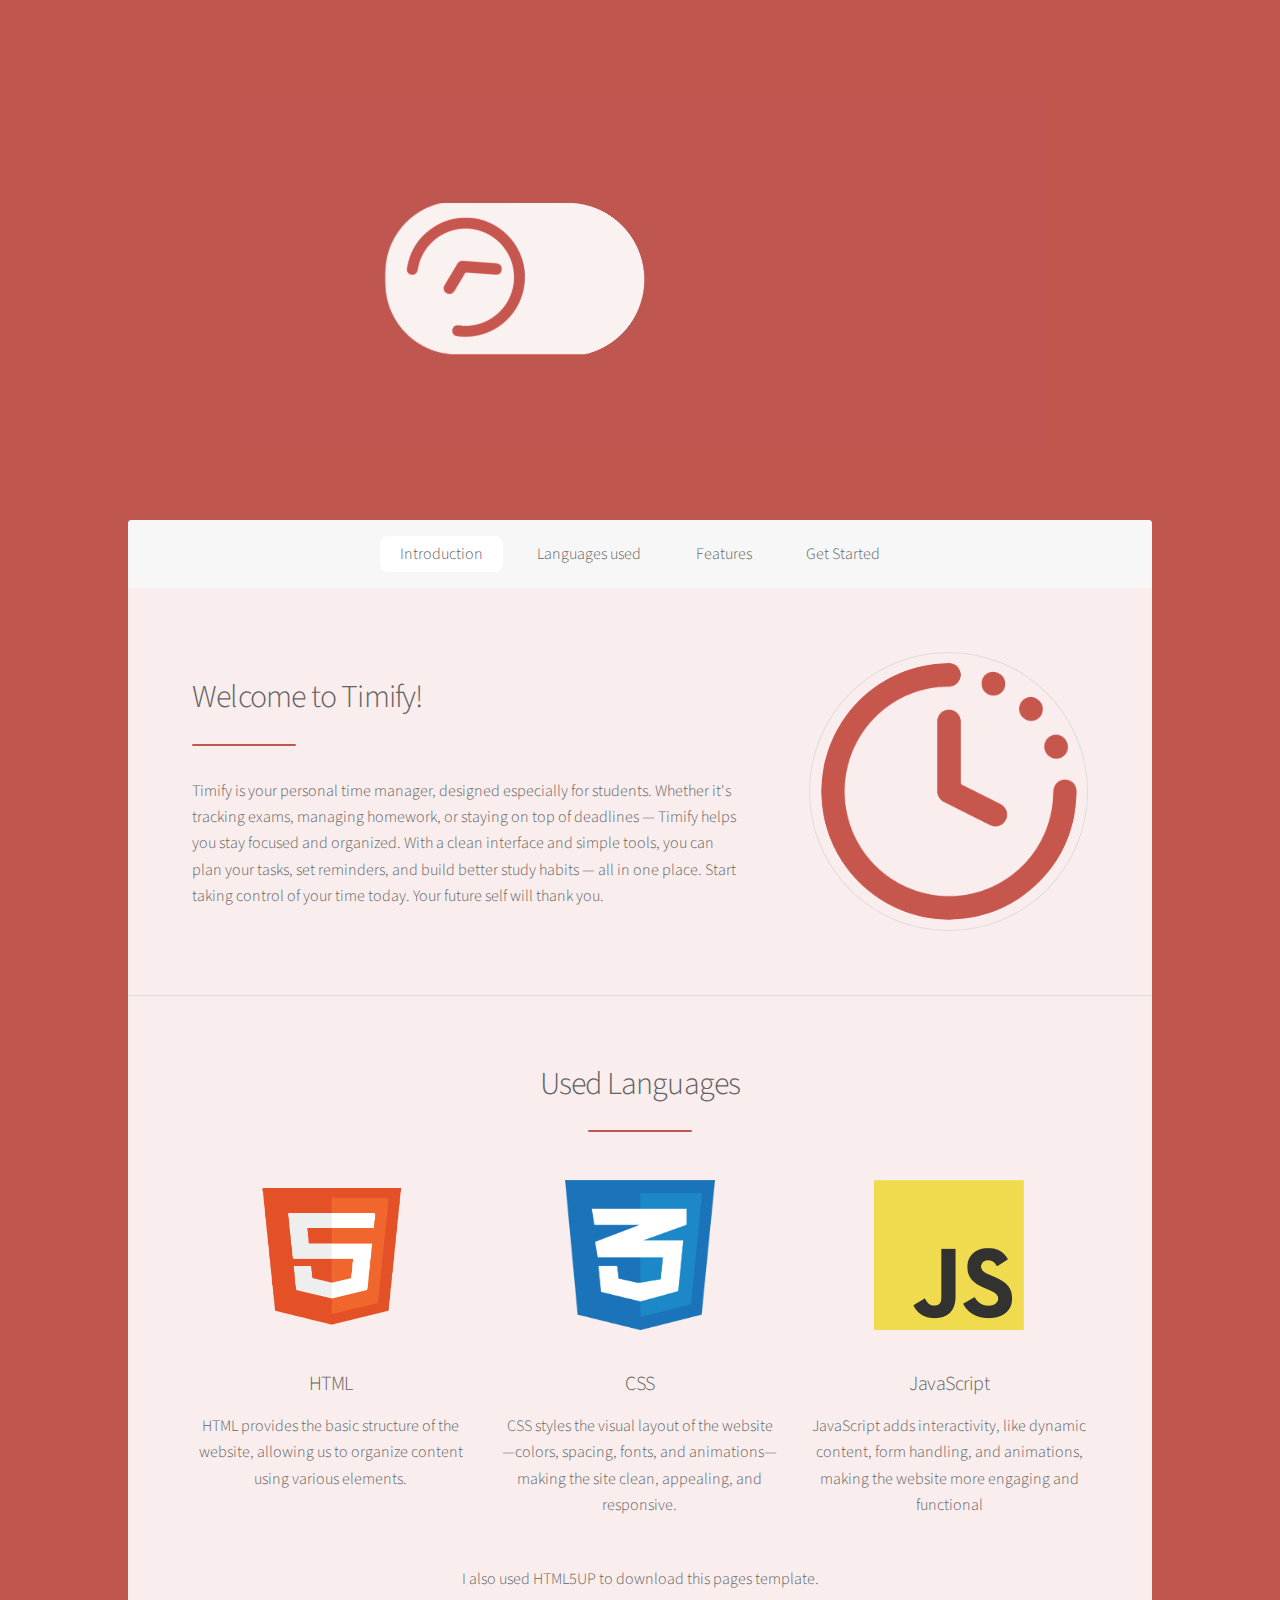
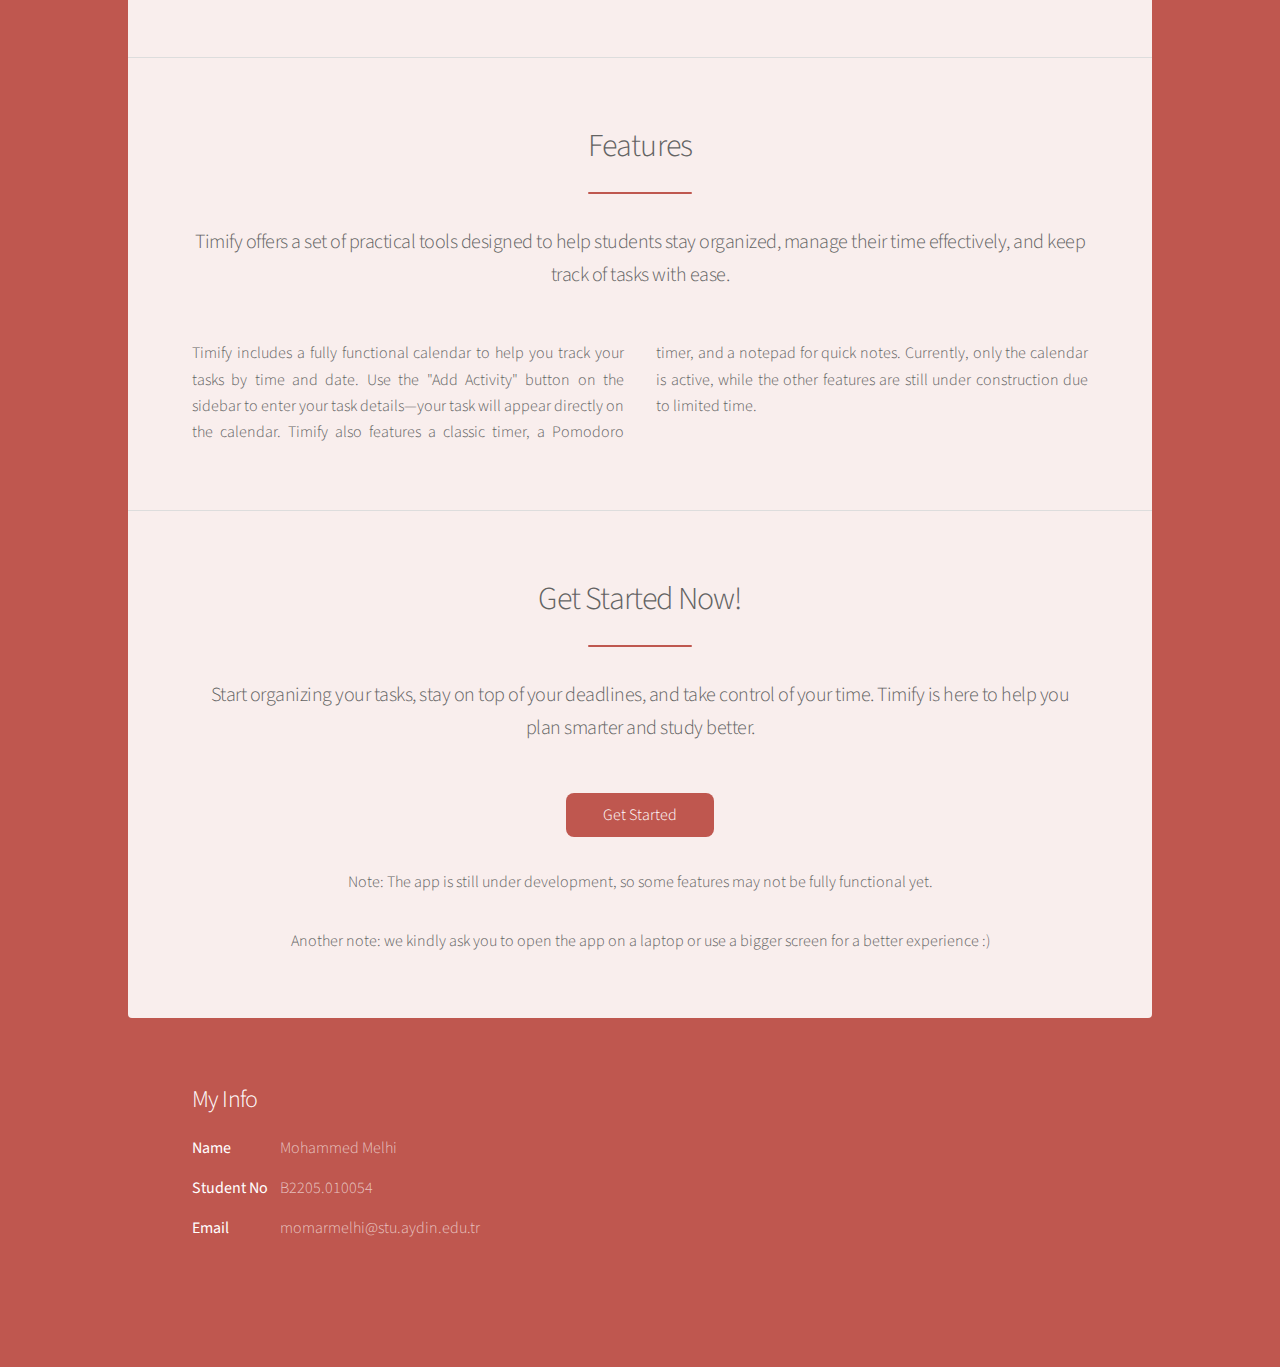
<file: index.html>
<!DOCTYPE HTML>
<html>

<head>
	<title>Timify</title>
	<meta charset="utf-8" />
	<meta name="viewport" content="width=device-width, initial-scale=1, user-scalable=no" />
	<link rel="stylesheet" href="assets/css/main.css" />
	<noscript>
		<link rel="stylesheet" href="assets/css/noscript.css" />
	</noscript>
	<link rel="icon" href="icon.png" type="image/png" />

</head>

<body class="is-preload">

	<!-- Wrapper -->
	<div id="wrapper">

		<!-- Header -->
		<header id="header" class="alt">
			<span class="logo">
				<video id="logoVideo" autoplay muted playsinline>
					<source src="anim.mp4" type="video/mp4">
					Your browser does not support the video tag.
				</video>
			</span>

		</header>

		<!-- Nav -->
		<nav id="nav">
			<ul>
				<li><a href="#intro" class="active">Introduction</a></li>
				<li><a href="#first">Languages used</a></li>
				<li><a href="#second">Features</a></li>
				<li><a href="#cta">Get Started</a></li>
			</ul>
		</nav>

		<!-- Main -->
		<div id="main">

			<!-- Introduction -->
			<section id="intro" class="main">
				<div class="spotlight">
					<div class="content">
						<header class="major">
							<h2>Welcome to Timify!</h2>
						</header>
						<p>Timify is your personal time manager, designed especially for students. Whether it's tracking
							exams, managing homework, or staying on top of deadlines — Timify helps you stay focused and
							organized.

							With a clean interface and simple tools, you can plan your tasks, set reminders, and build
							better study habits — all in one place.

							Start taking control of your time today. Your future self will thank you.</p>
					</div>
					<span class="image"><img src="icon.png" alt="" /></span>
				</div>
			</section>

			<!-- First Section -->
			<section id="first" class="main special">
				<header class="major">
					<h2>Used Languages</h2>
				</header>
				<ul class="features">
					<li>
						<img src="Html.png" alt="HTML Icon" class="custom-icon" />
						<h3>HTML</h3>
						<p>HTML provides the basic structure of the website, allowing us to organize content using
							various elements.</p>
					</li>
					<li>
						<img src="csslogo.png" alt="CSS Icon"
							class="custom-icon" />
						<h3>CSS</h3>
						<p>CSS styles the visual layout of the website—colors, spacing, fonts, and animations—making the
							site clean, appealing, and responsive.</p>
					</li>
					<li>
						<img src="JavaScript-logo.png" alt="JavaScript Icon"
							class="custom-icon" />
						<h3>JavaScript</h3>
						<p>JavaScript adds interactivity, like dynamic content, form handling, and animations, making
							the website more engaging and functional</p>
					</li>
				</ul>

				<footer class="major">
					<p>I also used HTML5UP to download this pages template.</p>
				</footer>
			</section>

			<!-- Second Section -->
			<section id="second" class="main special">
				<header class="major">
					<h2>Features</h2>
					<p>Timify offers a set of practical tools designed to help students stay organized, manage their
						time effectively, and keep track of tasks with ease.</p>
				</header>

				<p class="content">Timify includes a fully functional calendar to help you track your tasks by time and
					date. Use the "Add Activity" button on the sidebar to enter your task details—your task will appear
					directly on the calendar. Timify also features a classic timer, a Pomodoro timer, and a notepad for
					quick notes. Currently, only the calendar is active, while the other features are still under
					construction due to limited time.</p>

			</section>

			<!-- Get Started -->
			<section id="cta" class="main special">
				<header class="major">
					<h2>Get Started Now!</h2>
					<p>Start organizing your tasks, stay on top of your deadlines, and take control of your time. Timify
						is here to help you plan smarter and study better.</p>
				</header>
				<footer class="major">
					<ul class="actions special">
						<li><a href="transition.html" class="button primary">Get Started</a></li>
					</ul>
					<p>Note: The app is still under development, so some features may not be fully functional yet.</p>
					<p>Another note: we kindly ask you to open the app on a laptop or use a bigger screen for a better experience :)</p>
				</footer>
			</section>

		</div>

		<!-- Footer -->
		<footer id="footer">
			<section>
				<h2>My Info</h2>
				<dl class="alt">
					<dt>Name</dt>
					<dd>Mohammed Melhi</dd>
					<dt>Student No</dt>
					<dd>B2205.010054</dd>
					<dt>Email</dt>
					<dd>momarmelhi@stu.aydin.edu.tr</dd>
				</dl>
			</section>
		</footer>

	</div>
	<script src="assets/js/jquery.min.js"></script>
	<script src="assets/js/jquery.scrollex.min.js"></script>
	<script src="assets/js/jquery.scrolly.min.js"></script>
	<script src="assets/js/browser.min.js"></script>
	<script src="assets/js/breakpoints.min.js"></script>
	<script src="assets/js/util.js"></script>
	<script src="assets/js/main.js"></script>

</body>

</html>
</file>
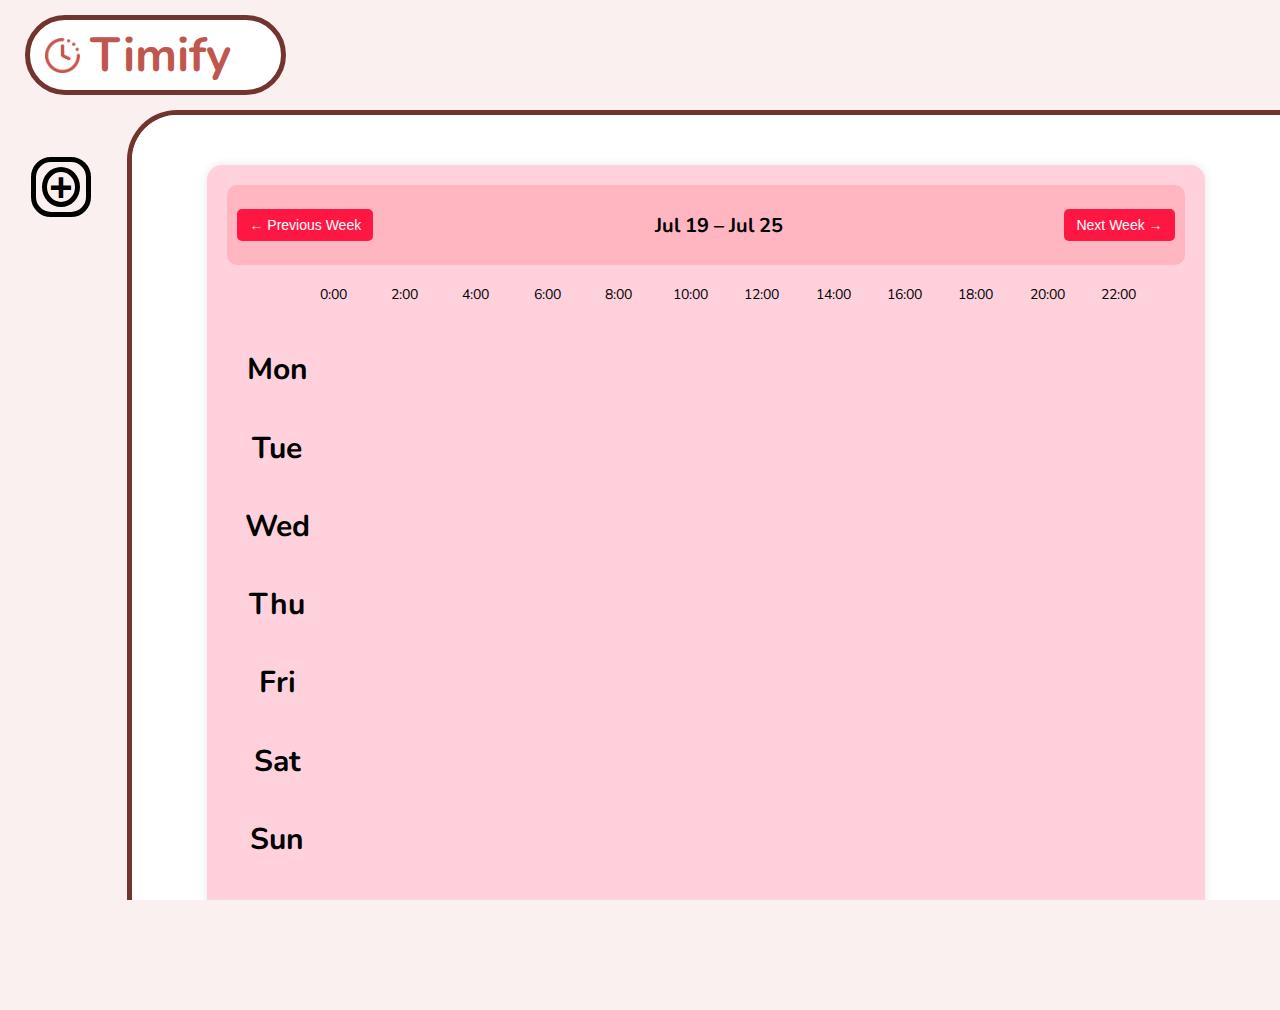
<file: Timify.html>
<!DOCTYPE html>
<html lang="en">

<head>
    <meta charset="UTF-8">
    <meta name="viewport" content="width=device-width, initial-scale=1.0">
    <title>Timfy</title>
    <link rel="stylesheet" href="styles.css">
    <link rel="icon" href="icon.png" type="image/png" />

</head>

<body>
    <header>
        <button type="button" class="timify-button" id="toggleDarkMode">
            <img src="icon.png" alt="Icon" class="button-icon" />
            Timify
        </button>

    </header>
    <div class="homeContainer">
        <div class="mainContent">
            <div class="scheduleContainer">
                <!-- Week Navigation Buttons -->
                <div class="weekNavigation">
                    <button class="navButton" id="prevWeek">← Previous Week</button>
                    <h2 class="weekTitle" id="weekTitle">Week Title</h2>
                    <button class="navButton" id="nextWeek">Next Week →</button>
                </div>


                <div class="calendarGrid">
                    <!-- Time header row -->
                    <div class="timeHeader">
                        <div class="timeHeaderCell"></div>
                        <div class="timeHeaderCell">0:00</div>
                        <div class="timeHeaderCell">2:00</div>
                        <div class="timeHeaderCell">4:00</div>
                        <div class="timeHeaderCell">6:00</div>
                        <div class="timeHeaderCell">8:00</div>
                        <div class="timeHeaderCell">10:00</div>
                        <div class="timeHeaderCell">12:00</div>
                        <div class="timeHeaderCell">14:00</div>
                        <div class="timeHeaderCell">16:00</div>
                        <div class="timeHeaderCell">18:00</div>
                        <div class="timeHeaderCell">20:00</div>
                        <div class="timeHeaderCell">22:00</div>
                    </div>

                    <!-- Columns for each day of the week -->
                    <div class="dayColumn">
                        <div class="dayHeader">Mon</div>
                        <div class="timeSlot"></div>
                        <div class="timeSlot"></div>
                        <div class="timeSlot"></div>
                        <div class="timeSlot"></div>
                        <div class="timeSlot"></div>
                        <div class="timeSlot"></div>
                        <div class="timeSlot"></div>
                        <div class="timeSlot"></div>
                        <div class="timeSlot"></div>
                        <div class="timeSlot"></div>
                        <div class="timeSlot"></div>
                        <div class="timeSlot"></div>
                        <div class="timeSlot"></div>
                        <div class="timeSlot"></div>
                        <div class="timeSlot"></div>
                        <div class="timeSlot"></div>
                        <div class="timeSlot"></div>
                        <div class="timeSlot"></div>
                        <div class="timeSlot"></div>
                        <div class="timeSlot"></div>
                        <div class="timeSlot"></div>
                        <div class="timeSlot"></div>
                        <div class="timeSlot"></div>
                        <div class="timeSlot"></div>
                    </div>

                    <div class="dayColumn">
                        <div class="dayHeader">Tue</div>
                        <div class="timeSlot"></div>
                        <div class="timeSlot"></div>
                        <div class="timeSlot"></div>
                        <div class="timeSlot"></div>
                        <div class="timeSlot"></div>
                        <div class="timeSlot"></div>
                        <div class="timeSlot"></div>
                        <div class="timeSlot"></div>
                        <div class="timeSlot"></div>
                        <div class="timeSlot"></div>
                        <div class="timeSlot"></div>
                        <div class="timeSlot"></div>
                        <div class="timeSlot"></div>
                        <div class="timeSlot"></div>
                        <div class="timeSlot"></div>
                        <div class="timeSlot"></div>
                        <div class="timeSlot"></div>
                        <div class="timeSlot"></div>
                        <div class="timeSlot"></div>
                        <div class="timeSlot"></div>
                        <div class="timeSlot"></div>
                        <div class="timeSlot"></div>
                        <div class="timeSlot"></div>
                        <div class="timeSlot"></div>
                    </div>

                    <!-- Repeat for Wed, Thu, Fri, Sat, Sun -->
                    <div class="dayColumn">
                        <div class="dayHeader">Wed</div>
                        <div class="timeSlot"></div>
                        <div class="timeSlot"></div>
                        <div class="timeSlot"></div>
                        <div class="timeSlot"></div>
                        <div class="timeSlot"></div>
                        <div class="timeSlot"></div>
                        <div class="timeSlot"></div>
                        <div class="timeSlot"></div>
                        <div class="timeSlot"></div>
                        <div class="timeSlot"></div>
                        <div class="timeSlot"></div>
                        <div class="timeSlot"></div>
                        <div class="timeSlot"></div>
                        <div class="timeSlot"></div>
                        <div class="timeSlot"></div>
                        <div class="timeSlot"></div>
                        <div class="timeSlot"></div>
                        <div class="timeSlot"></div>
                        <div class="timeSlot"></div>
                        <div class="timeSlot"></div>
                        <div class="timeSlot"></div>
                        <div class="timeSlot"></div>
                        <div class="timeSlot"></div>
                        <div class="timeSlot"></div>
                    </div>
                    <div class="dayColumn">
                        <div class="dayHeader">Thu</div>
                        <div class="timeSlot"></div>
                        <div class="timeSlot"></div>
                        <div class="timeSlot"></div>
                        <div class="timeSlot"></div>
                        <div class="timeSlot"></div>
                        <div class="timeSlot"></div>
                        <div class="timeSlot"></div>
                        <div class="timeSlot"></div>
                        <div class="timeSlot"></div>
                        <div class="timeSlot"></div>
                        <div class="timeSlot"></div>
                        <div class="timeSlot"></div>
                        <div class="timeSlot"></div>
                        <div class="timeSlot"></div>
                        <div class="timeSlot"></div>
                        <div class="timeSlot"></div>
                        <div class="timeSlot"></div>
                        <div class="timeSlot"></div>
                        <div class="timeSlot"></div>
                        <div class="timeSlot"></div>
                        <div class="timeSlot"></div>
                        <div class="timeSlot"></div>
                        <div class="timeSlot"></div>
                        <div class="timeSlot"></div>
                    </div>
                    <div class="dayColumn">
                        <div class="dayHeader">Fri</div>
                        <div class="timeSlot"></div>
                        <div class="timeSlot"></div>
                        <div class="timeSlot"></div>
                        <div class="timeSlot"></div>
                        <div class="timeSlot"></div>
                        <div class="timeSlot"></div>
                        <div class="timeSlot"></div>
                        <div class="timeSlot"></div>
                        <div class="timeSlot"></div>
                        <div class="timeSlot"></div>
                        <div class="timeSlot"></div>
                        <div class="timeSlot"></div>
                        <div class="timeSlot"></div>
                        <div class="timeSlot"></div>
                        <div class="timeSlot"></div>
                        <div class="timeSlot"></div>
                        <div class="timeSlot"></div>
                        <div class="timeSlot"></div>
                        <div class="timeSlot"></div>
                        <div class="timeSlot"></div>
                        <div class="timeSlot"></div>
                        <div class="timeSlot"></div>
                        <div class="timeSlot"></div>
                        <div class="timeSlot"></div>
                    </div>
                    <div class="dayColumn">
                        <div class="dayHeader">Sat</div>
                        <div class="timeSlot"></div>
                        <div class="timeSlot"></div>
                        <div class="timeSlot"></div>
                        <div class="timeSlot"></div>
                        <div class="timeSlot"></div>
                        <div class="timeSlot"></div>
                        <div class="timeSlot"></div>
                        <div class="timeSlot"></div>
                        <div class="timeSlot"></div>
                        <div class="timeSlot"></div>
                        <div class="timeSlot"></div>
                        <div class="timeSlot"></div>
                        <div class="timeSlot"></div>
                        <div class="timeSlot"></div>
                        <div class="timeSlot"></div>
                        <div class="timeSlot"></div>
                        <div class="timeSlot"></div>
                        <div class="timeSlot"></div>
                        <div class="timeSlot"></div>
                        <div class="timeSlot"></div>
                        <div class="timeSlot"></div>
                        <div class="timeSlot"></div>
                        <div class="timeSlot"></div>
                        <div class="timeSlot"></div>
                    </div>
                    <div class="dayColumn">
                        <div class="dayHeader">Sun</div>
                        <div class="timeSlot"></div>
                        <div class="timeSlot"></div>
                        <div class="timeSlot"></div>
                        <div class="timeSlot"></div>
                        <div class="timeSlot"></div>
                        <div class="timeSlot"></div>
                        <div class="timeSlot"></div>
                        <div class="timeSlot"></div>
                        <div class="timeSlot"></div>
                        <div class="timeSlot"></div>
                        <div class="timeSlot"></div>
                        <div class="timeSlot"></div>
                        <div class="timeSlot"></div>
                        <div class="timeSlot"></div>
                        <div class="timeSlot"></div>
                        <div class="timeSlot"></div>
                        <div class="timeSlot"></div>
                        <div class="timeSlot"></div>
                        <div class="timeSlot"></div>
                        <div class="timeSlot"></div>
                        <div class="timeSlot"></div>
                        <div class="timeSlot"></div>
                        <div class="timeSlot"></div>
                        <div class="timeSlot"></div>
                    </div>
                </div>

                <!-- Activity Popup (hidden by default, would be shown via JavaScript) -->
                <div class="activity-overlay" style="display: none;">
                    <div class="activity-popup">
                        <div class="activity-popup-header">
                            <h2>Activity Name</h2>
                            <button class="activity-close-button">✖</button>
                        </div>

                        <div class="activity-popup-body">
                            <p><span class="activity-label">Date:</span> Monday, January 1, 2023</p>
                            <p><span class="activity-label">Type:</span> Activity Type</p>
                            <p><span class="activity-label">Difficulty:</span> Medium</p>
                            <p><span class="activity-label">Time:</span> 10:00 AM - 11:00 AM</p>
                            <p><span class="activity-label">Repeats:</span> Weekly</p>
                            <p><span class="activity-label">Description:</span> Activity description goes here.</p>
                        </div>
                    </div>
                </div>
            </div>
        </div>





        <div class="sideBar">
            <div class="sidebarContent">
                <button type="button" class="addButton">
                    <div class="Circle">
                        +
                    </div>
                </button>
            </div>
        </div>
    </div>
    <div id="overlay-container"></div>

    <script src="script.js"></script>

</body>

</html>
</file>
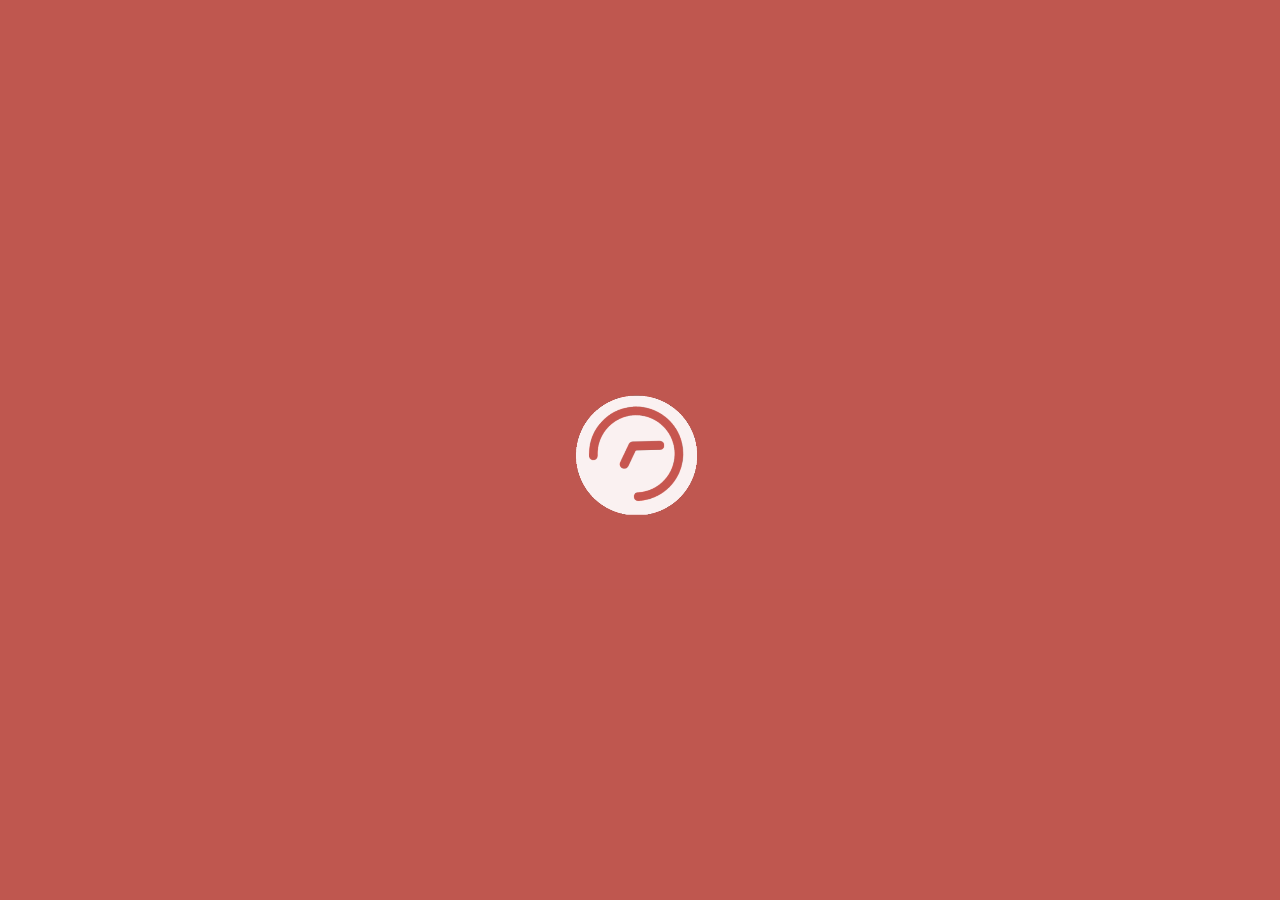
<file: transition.html>
<!DOCTYPE html>
<html lang="en">
<head>
  <meta charset="UTF-8" />
  <meta name="viewport" content="width=device-width, initial-scale=1.0" />
  <title>Timify</title>
  <link rel="icon" href="icon.png" type="image/png" />

  <style>
    body {
      margin: 0;
      padding: 0;
      background-color: #bf574f;
      overflow: hidden;
    }

    .logo {
      position: absolute;
      top: 50%;
      left: 50%;
      transform: translate(-50%, -50%);
      opacity: 1;
      transition: opacity 0.7s ease-in-out;
    }

    video {
      max-width: 100%;
      height: auto;
      display: block;
    }

    .fade-out {
      opacity: 0;
    }
  </style>
</head>
<body>
  <span class="logo" id="logoContainer">
    <video id="logoVideo" autoplay muted playsinline>
      <source src="transition.mp4" type="video/mp4" />
      Your browser does not support the video tag.
    </video>
  </span>

  <script>
    const video = document.getElementById("logoVideo");
    const logoContainer = document.getElementById("logoContainer");

    // Start fade out just before the video ends (e.g., at 2.6s)
    video.addEventListener("timeupdate", () => {
      if (video.currentTime >= 2.6 && !logoContainer.classList.contains("fade-out")) {
        logoContainer.classList.add("fade-out");
        setTimeout(() => {
          window.location.href = "Timify.html";
        }, 700); // Match the fade-out transition time
      }
    });
  </script>
</body>
</html>
</file>
<file: assets/css/noscript.css>
/*
	Stellar by HTML5 UP
	html5up.net | @ajlkn
	Free for personal and commercial use under the CCA 3.0 license (html5up.net/license)
*/

/* Header */

	body.is-preload #header.alt > * {
		opacity: 1;
	}

	body.is-preload #header.alt .logo {
		-moz-transform: none;
		-webkit-transform: none;
		-ms-transform: none;
		transform: none;
	}
</file>
<file: styles.css>
@import url('https://fonts.googleapis.com/css2?family=Nunito:wght@300;400;600;700&display=swap');


body {
  margin: 0;
  font-family: 'Nunito', Arial, sans-serif;
  height: 100vh;
  overflow: hidden; 
}

header {
  position: fixed;
  top: 0;
  left: 0;
  right: 0;
  height: 110px;
  background-color: #faf0ef;
  display: flex;
  align-items: center;
  padding-left: 25px;

  z-index: 1000;
}

.timify-button {
  background-color: white;
  color: #BF574F;
  border: 5px solid #72342E;
  padding: 5px 50px 5px 15px;
  border-radius: 100px;
  cursor: pointer;
  font-size: 48px;
  font-weight: 700;
  display: flex;
  font-family: 'Nunito';
  align-items: center;
  height: 80px;
}

.button-icon {
  margin-right: 10px;
  width: 35px;
  height: 35px;
}

.homeContainer {
  display: flex;
  height: 100vh;
  padding-top: 110px; 
  background-color: #faf0ef;
}

.sideBar {
  position: fixed;
  top: 110px;
  left: 0;
  width: 127px;
  height: calc(100vh - 110px);
  background-color: #faf0ef;
  padding: 47px 31px 0 31px;
  box-sizing: border-box;
  z-index: 999;
}

.addButton {
  border: 5px solid black;
  width: 60px;
  height: 60px;
  background-color: #faf0ef;
  color: #72342E;
  border-radius: 20px;
  display: flex;
  align-items: center;
  justify-content: center;
  font-size: 20px;
  cursor: pointer;
  position: relative;
}

.Circle {
  border: 5px solid black;
  border-radius: 50%;
  width: 40px;
  height: 40px;
  background-color: #faf0ef;
  color: black;
  font-size: 40px;
  font-weight: bold;
  display: flex;
  align-items: center;
  justify-content: center;
  z-index: 1;
  box-sizing: border-box;
}

.mainContent {
  margin-left: 127px; 
  width: calc(100% - 127px);
  height: calc(100vh - 110px);
  overflow-y: auto;
  padding: 20px;
  background-color: #ffffff;
  box-sizing: border-box;
  border-top: 5px solid #72342E;
  border-left: 5px solid #72342E;
  border-radius: 50px 0 0 0;
  z-index: 100;
}

.scheduleContainer {
  width: 90%;
  height: calc(100vh - 150px); 
  display: flex;
  flex-direction: column;
  background-color: #ffd1dc;
  padding: 20px;
  border-radius: 15px;
  box-shadow: 0 0 10px rgba(0, 0, 0, 0.1);
  overflow-x: auto; 
  margin: 30px auto; 
  background-clip: padding-box;
  box-sizing: border-box;
}

.weekNavigation {
  display: flex;
  justify-content: space-between;
  align-items: center;
  padding: 10px;
  background-color: #ffb6c1;
  border-radius: 10px;
  margin-bottom: 10px;
}

.weekTitle {
  font-size: 20px;
  font-weight: bold;
}

.navButton {
  background-color: #ff1744;
  color: white;
  border: none;
  padding: 8px 12px;
  font-size: 14px;
  cursor: pointer;
  border-radius: 5px;
}

.navButton:hover {
  background-color: #d50000;
}

.calendarGrid {
    flex: 1;
    display: grid;
    grid-template-columns: 100px repeat(24, 1fr); 
    background-color: #ffd1dc;
    max-height: 100%;
}

.timeHeader {
  grid-column: 1 / -1;
  display: grid;
  grid-template-columns: 100px repeat(12, 1fr);
  background-color: #ffd1dc;
  position: sticky;
  top: 0;
  z-index: 2;
  transform: translateX(-30px); 
}

.timeHeaderCell {
  padding: 10px;
  text-align: center;
  background: #ffd1dc;
  font-size: 14px;
}

.dayColumn {
  display: contents;
}
.dayHeader {
  position: sticky;
  left: 0;
  z-index: 1;
  background-color: #ffd1dc;
  text-align: center;
  font-size: 30px;
  font-weight: bold;
  padding: 2px;
}

.timeSlot {
  min-height: 20px;
  position: relative;
  margin-top: 15px;
}

.activity-overlay {
  position: fixed;
  top: 0;
  left: 0;
  width: 100%;
  height: 100%;
  background-color: rgba(0, 0, 0, 0.5);
  display: flex;
  justify-content: center;
  align-items: center;
  z-index: 999;
}

.activity-popup {
  background-color: white;
  padding: 30px;
  border-radius: 8px;
  width: 400px;
  max-width: 100%;
  max-height: 80%;
  overflow: hidden;
  box-shadow: 0 4px 8px rgba(0, 0, 0, 0.1);
  display: flex;
  flex-direction: column;
}

.activity-popup-header {
  display: flex;
  justify-content: center;
  align-items: center;
  position: relative;
  padding-bottom: 15px;
  margin-bottom: 20px;
  border-bottom: 1px solid #eee;
}

.activity-popup-header h2 {
  margin: 0;
  font-size: 24px;
  font-weight: 600;
  color: #333;
  text-align: center;
}

.activity-close-button {
  position: absolute;
  top: 0;
  right: 0;
  background: none;
  border: none;
  font-size: 18px;
  cursor: pointer;
  color: #333;
}

.activity-close-button:hover {
  color: #f00;
}

.activity-popup-body {
  overflow-y: auto;
  flex-grow: 1;
  margin-top: 10px;
}

.activity-popup-body p {
  font-size: 16px;
  color: #333;
  margin: 10px 0;
}

.activity-label {
  font-weight: bold;
  color: #555;
}

@import url('https://fonts.googleapis.com/css2?family=Nunito:wght@300;400;600;700&display=swap');

.overlay {
    position: fixed;
    top: 0;
    left: 0;
    width: 100%;
    height: 100%;
    background-color: rgba(0, 0, 0, 0.5);
    display: flex;
    justify-content: center;
    align-items: center;
    z-index: 3000;
}

.overlay-content {
    background-color: white;
    padding: 30px;
    border-radius: 30px;
    border : 4px solid black;
    width: 400px;
    max-width: 100%;
    box-shadow: 0 4px 8px rgba(0, 0, 0, 0.1);
    max-height: 80%;
    overflow: hidden; 
    display: flex; 
    flex-direction: column; 
}

.overlay-header {
    display: flex;
    justify-content: center;
    align-items: center;
    border-bottom: 1px solid #eee;
    padding-bottom: 15px;
    margin-bottom: 20px;
    position: relative; 
}

.overlay-header h2 {
    margin: 0;
    font-size: 40px;
    font-weight: 700;
    color: #000000;
    flex-grow: 1;
    text-align: center;
    font-family: 'Nunito';
}

.close-button {
    position: absolute;
    right: 0px;
    top: 0px;
    background-color: transparent;
    background-image: none;
    appearance: none;
    border: none;
    font-size: 20px;
}

.close-button:hover {
    color: #72342E;
}

.label {
    font-size: 16px;
    font-weight: bold; 
    color: #333;
    margin-bottom: 8px;
    display: block;
}

.input {
    width: 300px;
    padding: 12px;
    font-size: 16px;
    border-radius: 6px;
    border: 2px solid #000;
    margin-bottom: 20px;
    box-sizing: border-box;
    transition: border 0.2s ease;
    color: #000;
}

.input:focus {
    outline: none;
    border-color: #FFD1DC;
}

.group {
    margin-bottom: 20px;
}

textarea.input {
    width: 100%;
    height: 100px;
    padding: 12px;
    font-size: 14px;
    border-radius: 6px;
    border: 1px solid #ddd;
    resize: vertical;
    box-sizing: border-box;
    transition: border 0.2s ease;
}

textarea.input:focus {
    outline: none;
    border-color: #007bff;
}

.overlay-body {
    overflow-y: auto; 
    flex-grow: 1; 
    margin-top: 10px; 
}

.overlay-footer {
    display: flex;
    justify-content: space-between;
    margin-top: 20px;
  }
  
  .confirm-button {
    background-color: #ffd1dc;
    color: black;
    padding: 10px 30px;
    font-size: 14px;
    cursor: pointer;
    border-radius: 25px;
    transition:background 0.3s ease-in-out;
  }
  
  .confirm-button:hover {
    background-color: #ff3266;
  }
  
  .cancel-button {
    background-color: #ff7c9d;
    color: black;
    padding: 10px 28px;
    font-size: 14px;;
    cursor: pointer;
    border-radius: 25px;
    transition: background 0.3s ease-in-out;
  }
  
  .cancel-button:hover {
    background-color: #ff3266;
  }

body.dark-mode {
  background: #121212;
  color: #e0e0e0;
}

body.dark-mode header {
  background-color: #202123;
}

body.dark-mode .timify-button {
  background-color: #76322F;
  color: #faf0ef;
  border-color: #76322F;
}

body.dark-mode .timify-button .button-icon {
  filter: grayscale(1) brightness(200%);
}


body.dark-mode .sideBar {
  background-color: #202123;
}

body.dark-mode .addButton {
  background-color: #faf0ef;
  border-color: #76322F;
}

body.dark-mode .Circle {
  background-color: #faf0ef;
  border-color: #76322F;
  color: #76322F;
}

body.dark-mode .mainContent {
  background-color: #3a3b3d;
  border-top-color: #76322F;
  border-left-color: #76322F;
}

body.dark-mode .homeContainer {
  background-color: #202123;
}

body.dark-mode .calendarGrid {
  background-color: #2a2a2a;
}

body.dark-mode .scheduleContainer {
  background-color: #2a2a2a;
  box-shadow: 0 0 10px rgba(0, 0, 0, 0.5);
}

body.dark-mode .weekNavigation {
  background-color: #333;
}

body.dark-mode .weekTitle {
  color: #faf0ef;
}

body.dark-mode .navButton {
  background-color: #555;
  color: #faf0ef;
}

body.dark-mode .navButton:hover {
  background-color: #777;
}

body.dark-mode .timeHeader,
body.dark-mode .timeHeaderCell,
body.dark-mode .dayHeader {
  background-color: #2a2a2a;
  color: #e0e0e0;
}

body.dark-mode .timeSlot {
  background-color: #2a2a2a;
}

body.dark-mode .easy {
  background-color: #d2a9b5;
}

body.dark-mode .medium {
  background-color: #bc7f91;
}

body.dark-mode .hard {
  background-color: #a5546c;
}

body.dark-mode .demon {
  background-color: #59152a;
}

body.dark-mode .overlay-content {
  background-color: #2b2b2b;
  color: #faf0ef;
}

body.dark-mode .input,
body.dark-mode select,
body.dark-mode textarea {
  background-color: #3a3a3a;
  color: #faf0ef;
  border: 1px solid #555;
}

body.dark-mode .close-button,
body.dark-mode .cancel-button,
body.dark-mode .confirm-button {
  background-color: #444;
  color: #faf0ef;
  border: 1px solid #666;
}

body.dark-mode .close-button:hover,
body.dark-mode .cancel-button:hover,
body.dark-mode .confirm-button:hover {
  background-color: #666;
}

body.dark-mode .activityHeader{
color : #ffffff
}

body.dark-mode .label{
  color:#fff
}
.label {
  color: #000;
}

body.dark-mode ::-webkit-scrollbar {
  width: 10px;
}

body.dark-mode ::-webkit-scrollbar-track {
  background: #2e2e2e;
  border-radius: 10px;
}

body.dark-mode ::-webkit-scrollbar-thumb {
  background: #666;
  border-radius: 10px;
}

body.dark-mode ::-webkit-scrollbar-thumb:hover {
  background: #999;
}

body, body * {
  transition: background-color 0.4s ease, color 0.4s ease;
}
.timify-button .button-icon {
  transition: filter 0.4s ease;
}
</file>
<file: assets/css/main.css>
@import url(fontawesome-all.min.css);
@import 'https://fonts.googleapis.com/css?family=Source+Sans+Pro:300,400';

/*
	Stellar by HTML5 UP
	html5up.net | @ajlkn
	Free for personal and commercial use under the CCA 3.0 license (html5up.net/license)
*/

html, body, div, span, applet, object,
iframe, h1, h2, h3, h4, h5, h6, p, blockquote,
pre, a, abbr, acronym, address, big, cite,
code, del, dfn, em, img, ins, kbd, q, s, samp,
small, strike, strong, sub, sup, tt, var, b,
u, i, center, dl, dt, dd, ol, ul, li, fieldset,
form, label, legend, table, caption, tbody,
tfoot, thead, tr, th, td, article, aside,
canvas, details, embed, figure, figcaption,
footer, header, hgroup, menu, nav, output, ruby,
section, summary, time, mark, audio, video {
	margin: 0;
	padding: 0;
	border: 0;
	font-size: 100%;
	font: inherit;
	vertical-align: baseline;}

article, aside, details, figcaption, figure,
footer, header, hgroup, menu, nav, section {
	display: block;}

body {
	line-height: 1;
}

ol, ul {
	list-style: none;
}

blockquote, q {
	quotes: none;
}

	blockquote:before, blockquote:after, q:before, q:after {
		content: '';
		content: none;
	}

table {
	border-collapse: collapse;
	border-spacing: 0;
}

body {
	-webkit-text-size-adjust: none;
}

mark {
	background-color: transparent;
	color: inherit;
}

input::-moz-focus-inner {
	border: 0;
	padding: 0;
}

input, select, textarea {
	-moz-appearance: none;
	-webkit-appearance: none;
	-ms-appearance: none;
	appearance: none;
}

/* Basic */

	@-ms-viewport {
		width: device-width;
	}

	body {
		-ms-overflow-style: scrollbar;
	}

	@media screen and (max-width: 480px) {

		html, body {
			min-width: 320px;
		}

	}

	html {
		box-sizing: border-box;
	}

	*, *:before, *:after {
		box-sizing: inherit;
	}

	body {
		background-color: #bf574f; /* fallback color */
		background-image: linear-gradient(45deg, #bf574f 0%, #bf574f 100%);
	}

	.logo video {
  width: 90%;            /* Makes it responsive */
  max-width: 1000px;     /* Limits size on large screens */
  height: auto;
  display: block;
  margin: 0 auto;
  object-fit: contain;
}

@media (max-width: 480px) {
  .logo video {
    width: 100%;
  }
}



		body.is-preload *, body.is-preload *:before, body.is-preload *:after {
			-moz-animation: none !important;
			-webkit-animation: none !important;
			-ms-animation: none !important;
			animation: none !important;
			-moz-transition: none !important;
			-webkit-transition: none !important;
			-ms-transition: none !important;
			transition: none !important;
		}

/* Type */

	body {
		background-color: #935d8c;
		color: rgba(255, 255, 255, 0.65);
	}

	body, input, select, textarea {
		font-family: "Source Sans Pro", Helvetica, sans-serif;
		font-size: 17pt;
		font-weight: 300;
		line-height: 1.65;
	}

		@media screen and (max-width: 1680px) {

			body, input, select, textarea {
				font-size: 14pt;
			}

		}

		@media screen and (max-width: 1280px) {

			body, input, select, textarea {
				font-size: 12pt;
			}

		}

		@media screen and (max-width: 360px) {

			body, input, select, textarea {
				font-size: 11pt;
			}

		}

	a {
		-moz-transition: color 0.2s ease, border-bottom 0.2s ease;
		-webkit-transition: color 0.2s ease, border-bottom 0.2s ease;
		-ms-transition: color 0.2s ease, border-bottom 0.2s ease;
		transition: color 0.2s ease, border-bottom 0.2s ease;
		text-decoration: none;
		border-bottom: dotted 1px;
		color: inherit;
	}

		a:hover {
			border-bottom-color: transparent;
		}

	strong, b {
		font-weight: 400;
	}

	em, i {
		font-style: italic;
	}

	p {
		margin: 0 0 2em 0;
	}

		p.content {
			-moz-columns: 20em 2;
			-webkit-columns: 20em 2;
			-ms-columns: 20em 2;
			columns: 20em 2;
			-moz-column-gap: 2em;
			-webkit-column-gap: 2em;
			-ms-column-gap: 2em;
			column-gap: 2em;
			text-align: justify;
		}

	h1, h2, h3, h4, h5, h6 {
		font-weight: 300;
		line-height: 1.5;
		margin: 0 0 0.7em 0;
		letter-spacing: -0.025em;
	}

		h1 a, h2 a, h3 a, h4 a, h5 a, h6 a {
			color: inherit;
			text-decoration: none;
		}

	h1 {
		font-size: 2.5em;
		line-height: 1.2;
	}

	h2 {
		font-size: 1.5em;
	}

	h3 {
		font-size: 1.25em;
	}

	h4 {
		font-size: 1.1em;
	}

	h5 {
		font-size: 0.9em;
	}

	h6 {
		font-size: 0.7em;
	}

	@media screen and (max-width: 736px) {

		h1 {
			font-size: 2em;
		}

	}

	sub {
		font-size: 0.8em;
		position: relative;
		top: 0.5em;
	}

	sup {
		font-size: 0.8em;
		position: relative;
		top: -0.5em;
	}

	blockquote {
		border-left: solid 4px;
		font-style: italic;
		margin: 0 0 2em 0;
		padding: 0.5em 0 0.5em 2em;
	}

	code {
		border-radius: 8px;
		border: solid 1px;
		font-family: "Courier New", monospace;
		font-size: 0.9em;
		margin: 0 0.25em;
		padding: 0.25em 0.65em;
	}

	pre {
		-webkit-overflow-scrolling: touch;
		font-family: "Courier New", monospace;
		font-size: 0.9em;
		margin: 0 0 2em 0;
	}

		pre code {
			display: block;
			line-height: 1.75;
			padding: 1em 1.5em;
			overflow-x: auto;
		}

	hr {
		border: 0;
		border-bottom: solid 1px;
		margin: 2em 0;
	}

		hr.major {
			margin: 3em 0;
		}

	.align-left {
		text-align: left;
	}

	.align-center {
		text-align: center;
	}

	.align-right {
		text-align: right;
	}

	input, select, textarea {
		color: #ffffff;
	}

	a:hover {
		color: #ffffff;
	}

	strong, b {
		color: #ffffff;
	}

	h1, h2, h3, h4, h5, h6 {
		color: #ffffff;
	}

	blockquote {
		border-left-color: rgba(255, 255, 255, 0.35);
	}

	code {
		background: rgba(255, 255, 255, 0.075);
		border-color: rgba(255, 255, 255, 0.35);
	}

	hr {
		border-bottom-color: rgba(255, 255, 255, 0.35);
	}

/* Row */

	.row {
		display: flex;
		flex-wrap: wrap;
		box-sizing: border-box;
		align-items: stretch;
	}

		.row > * {
			box-sizing: border-box;
		}

		.row.gtr-uniform > * > :last-child {
			margin-bottom: 0;
		}

		.row.aln-left {
			justify-content: flex-start;
		}

		.row.aln-center {
			justify-content: center;
		}

		.row.aln-right {
			justify-content: flex-end;
		}

		.row.aln-top {
			align-items: flex-start;
		}

		.row.aln-middle {
			align-items: center;
		}

		.row.aln-bottom {
			align-items: flex-end;
		}

		.row > .imp {
			order: -1;
		}

		.row > .col-1 {
			width: 8.33333%;
		}

		.row > .off-1 {
			margin-left: 8.33333%;
		}

		.row > .col-2 {
			width: 16.66667%;
		}

		.row > .off-2 {
			margin-left: 16.66667%;
		}

		.row > .col-3 {
			width: 25%;
		}

		.row > .off-3 {
			margin-left: 25%;
		}

		.row > .col-4 {
			width: 33.33333%;
		}

		.row > .off-4 {
			margin-left: 33.33333%;
		}

		.row > .col-5 {
			width: 41.66667%;
		}

		.row > .off-5 {
			margin-left: 41.66667%;
		}

		.row > .col-6 {
			width: 50%;
		}

		.row > .off-6 {
			margin-left: 50%;
		}

		.row > .col-7 {
			width: 58.33333%;
		}

		.row > .off-7 {
			margin-left: 58.33333%;
		}

		.row > .col-8 {
			width: 66.66667%;
		}

		.row > .off-8 {
			margin-left: 66.66667%;
		}

		.row > .col-9 {
			width: 75%;
		}

		.row > .off-9 {
			margin-left: 75%;
		}

		.row > .col-10 {
			width: 83.33333%;
		}

		.row > .off-10 {
			margin-left: 83.33333%;
		}

		.row > .col-11 {
			width: 91.66667%;
		}

		.row > .off-11 {
			margin-left: 91.66667%;
		}

		.row > .col-12 {
			width: 100%;
		}

		.row > .off-12 {
			margin-left: 100%;
		}

		.row.gtr-0 {
			margin-top: 0;
			margin-left: 0em;
		}

			.row.gtr-0 > * {
				padding: 0 0 0 0em;
			}

			.row.gtr-0.gtr-uniform {
				margin-top: 0em;
			}

				.row.gtr-0.gtr-uniform > * {
					padding-top: 0em;
				}

		.row.gtr-25 {
			margin-top: 0;
			margin-left: -0.375em;
		}

			.row.gtr-25 > * {
				padding: 0 0 0 0.375em;
			}

			.row.gtr-25.gtr-uniform {
				margin-top: -0.375em;
			}

				.row.gtr-25.gtr-uniform > * {
					padding-top: 0.375em;
				}

		.row.gtr-50 {
			margin-top: 0;
			margin-left: -0.75em;
		}

			.row.gtr-50 > * {
				padding: 0 0 0 0.75em;
			}

			.row.gtr-50.gtr-uniform {
				margin-top: -0.75em;
			}

				.row.gtr-50.gtr-uniform > * {
					padding-top: 0.75em;
				}

		.row {
			margin-top: 0;
			margin-left: -1.5em;
		}

			.row > * {
				padding: 0 0 0 1.5em;
			}

			.row.gtr-uniform {
				margin-top: -1.5em;
			}

				.row.gtr-uniform > * {
					padding-top: 1.5em;
				}

		.row.gtr-150 {
			margin-top: 0;
			margin-left: -2.25em;
		}

			.row.gtr-150 > * {
				padding: 0 0 0 2.25em;
			}

			.row.gtr-150.gtr-uniform {
				margin-top: -2.25em;
			}

				.row.gtr-150.gtr-uniform > * {
					padding-top: 2.25em;
				}

		.row.gtr-200 {
			margin-top: 0;
			margin-left: -3em;
		}

			.row.gtr-200 > * {
				padding: 0 0 0 3em;
			}

			.row.gtr-200.gtr-uniform {
				margin-top: -3em;
			}

				.row.gtr-200.gtr-uniform > * {
					padding-top: 3em;
				}

		@media screen and (max-width: 1680px) {

			.row {
				display: flex;
				flex-wrap: wrap;
				box-sizing: border-box;
				align-items: stretch;
			}

				.row > * {
					box-sizing: border-box;
				}

				.row.gtr-uniform > * > :last-child {
					margin-bottom: 0;
				}

				.row.aln-left {
					justify-content: flex-start;
				}

				.row.aln-center {
					justify-content: center;
				}

				.row.aln-right {
					justify-content: flex-end;
				}

				.row.aln-top {
					align-items: flex-start;
				}

				.row.aln-middle {
					align-items: center;
				}

				.row.aln-bottom {
					align-items: flex-end;
				}

				.row > .imp-xlarge {
					order: -1;
				}

				.row > .col-1-xlarge {
					width: 8.33333%;
				}

				.row > .off-1-xlarge {
					margin-left: 8.33333%;
				}

				.row > .col-2-xlarge {
					width: 16.66667%;
				}

				.row > .off-2-xlarge {
					margin-left: 16.66667%;
				}

				.row > .col-3-xlarge {
					width: 25%;
				}

				.row > .off-3-xlarge {
					margin-left: 25%;
				}

				.row > .col-4-xlarge {
					width: 33.33333%;
				}

				.row > .off-4-xlarge {
					margin-left: 33.33333%;
				}

				.row > .col-5-xlarge {
					width: 41.66667%;
				}

				.row > .off-5-xlarge {
					margin-left: 41.66667%;
				}

				.row > .col-6-xlarge {
					width: 50%;
				}

				.row > .off-6-xlarge {
					margin-left: 50%;
				}

				.row > .col-7-xlarge {
					width: 58.33333%;
				}

				.row > .off-7-xlarge {
					margin-left: 58.33333%;
				}

				.row > .col-8-xlarge {
					width: 66.66667%;
				}

				.row > .off-8-xlarge {
					margin-left: 66.66667%;
				}

				.row > .col-9-xlarge {
					width: 75%;
				}

				.row > .off-9-xlarge {
					margin-left: 75%;
				}

				.row > .col-10-xlarge {
					width: 83.33333%;
				}

				.row > .off-10-xlarge {
					margin-left: 83.33333%;
				}

				.row > .col-11-xlarge {
					width: 91.66667%;
				}

				.row > .off-11-xlarge {
					margin-left: 91.66667%;
				}

				.row > .col-12-xlarge {
					width: 100%;
				}

				.row > .off-12-xlarge {
					margin-left: 100%;
				}

				.row.gtr-0 {
					margin-top: 0;
					margin-left: 0em;
				}

					.row.gtr-0 > * {
						padding: 0 0 0 0em;
					}

					.row.gtr-0.gtr-uniform {
						margin-top: 0em;
					}

						.row.gtr-0.gtr-uniform > * {
							padding-top: 0em;
						}

				.row.gtr-25 {
					margin-top: 0;
					margin-left: -0.375em;
				}

					.row.gtr-25 > * {
						padding: 0 0 0 0.375em;
					}

					.row.gtr-25.gtr-uniform {
						margin-top: -0.375em;
					}

						.row.gtr-25.gtr-uniform > * {
							padding-top: 0.375em;
						}

				.row.gtr-50 {
					margin-top: 0;
					margin-left: -0.75em;
				}

					.row.gtr-50 > * {
						padding: 0 0 0 0.75em;
					}

					.row.gtr-50.gtr-uniform {
						margin-top: -0.75em;
					}

						.row.gtr-50.gtr-uniform > * {
							padding-top: 0.75em;
						}

				.row {
					margin-top: 0;
					margin-left: -1.5em;
				}

					.row > * {
						padding: 0 0 0 1.5em;
					}

					.row.gtr-uniform {
						margin-top: -1.5em;
					}

						.row.gtr-uniform > * {
							padding-top: 1.5em;
						}

				.row.gtr-150 {
					margin-top: 0;
					margin-left: -2.25em;
				}

					.row.gtr-150 > * {
						padding: 0 0 0 2.25em;
					}

					.row.gtr-150.gtr-uniform {
						margin-top: -2.25em;
					}

						.row.gtr-150.gtr-uniform > * {
							padding-top: 2.25em;
						}

				.row.gtr-200 {
					margin-top: 0;
					margin-left: -3em;
				}

					.row.gtr-200 > * {
						padding: 0 0 0 3em;
					}

					.row.gtr-200.gtr-uniform {
						margin-top: -3em;
					}

						.row.gtr-200.gtr-uniform > * {
							padding-top: 3em;
						}

		}

		@media screen and (max-width: 1280px) {

			.row {
				display: flex;
				flex-wrap: wrap;
				box-sizing: border-box;
				align-items: stretch;
			}

				.row > * {
					box-sizing: border-box;
				}

				.row.gtr-uniform > * > :last-child {
					margin-bottom: 0;
				}

				.row.aln-left {
					justify-content: flex-start;
				}

				.row.aln-center {
					justify-content: center;
				}

				.row.aln-right {
					justify-content: flex-end;
				}

				.row.aln-top {
					align-items: flex-start;
				}

				.row.aln-middle {
					align-items: center;
				}

				.row.aln-bottom {
					align-items: flex-end;
				}

				.row > .imp-large {
					order: -1;
				}

				.row > .col-1-large {
					width: 8.33333%;
				}

				.row > .off-1-large {
					margin-left: 8.33333%;
				}

				.row > .col-2-large {
					width: 16.66667%;
				}

				.row > .off-2-large {
					margin-left: 16.66667%;
				}

				.row > .col-3-large {
					width: 25%;
				}

				.row > .off-3-large {
					margin-left: 25%;
				}

				.row > .col-4-large {
					width: 33.33333%;
				}

				.row > .off-4-large {
					margin-left: 33.33333%;
				}

				.row > .col-5-large {
					width: 41.66667%;
				}

				.row > .off-5-large {
					margin-left: 41.66667%;
				}

				.row > .col-6-large {
					width: 50%;
				}

				.row > .off-6-large {
					margin-left: 50%;
				}

				.row > .col-7-large {
					width: 58.33333%;
				}

				.row > .off-7-large {
					margin-left: 58.33333%;
				}

				.row > .col-8-large {
					width: 66.66667%;
				}

				.row > .off-8-large {
					margin-left: 66.66667%;
				}

				.row > .col-9-large {
					width: 75%;
				}

				.row > .off-9-large {
					margin-left: 75%;
				}

				.row > .col-10-large {
					width: 83.33333%;
				}

				.row > .off-10-large {
					margin-left: 83.33333%;
				}

				.row > .col-11-large {
					width: 91.66667%;
				}

				.row > .off-11-large {
					margin-left: 91.66667%;
				}

				.row > .col-12-large {
					width: 100%;
				}

				.row > .off-12-large {
					margin-left: 100%;
				}

				.row.gtr-0 {
					margin-top: 0;
					margin-left: 0em;
				}

					.row.gtr-0 > * {
						padding: 0 0 0 0em;
					}

					.row.gtr-0.gtr-uniform {
						margin-top: 0em;
					}

						.row.gtr-0.gtr-uniform > * {
							padding-top: 0em;
						}

				.row.gtr-25 {
					margin-top: 0;
					margin-left: -0.375em;
				}

					.row.gtr-25 > * {
						padding: 0 0 0 0.375em;
					}

					.row.gtr-25.gtr-uniform {
						margin-top: -0.375em;
					}

						.row.gtr-25.gtr-uniform > * {
							padding-top: 0.375em;
						}

				.row.gtr-50 {
					margin-top: 0;
					margin-left: -0.75em;
				}

					.row.gtr-50 > * {
						padding: 0 0 0 0.75em;
					}

					.row.gtr-50.gtr-uniform {
						margin-top: -0.75em;
					}

						.row.gtr-50.gtr-uniform > * {
							padding-top: 0.75em;
						}

				.row {
					margin-top: 0;
					margin-left: -1.5em;
				}

					.row > * {
						padding: 0 0 0 1.5em;
					}

					.row.gtr-uniform {
						margin-top: -1.5em;
					}

						.row.gtr-uniform > * {
							padding-top: 1.5em;
						}

				.row.gtr-150 {
					margin-top: 0;
					margin-left: -2.25em;
				}

					.row.gtr-150 > * {
						padding: 0 0 0 2.25em;
					}

					.row.gtr-150.gtr-uniform {
						margin-top: -2.25em;
					}

						.row.gtr-150.gtr-uniform > * {
							padding-top: 2.25em;
						}

				.row.gtr-200 {
					margin-top: 0;
					margin-left: -3em;
				}

					.row.gtr-200 > * {
						padding: 0 0 0 3em;
					}

					.row.gtr-200.gtr-uniform {
						margin-top: -3em;
					}

						.row.gtr-200.gtr-uniform > * {
							padding-top: 3em;
						}

		}

		@media screen and (max-width: 980px) {

			.row {
				display: flex;
				flex-wrap: wrap;
				box-sizing: border-box;
				align-items: stretch;
			}

				.row > * {
					box-sizing: border-box;
				}

				.row.gtr-uniform > * > :last-child {
					margin-bottom: 0;
				}

				.row.aln-left {
					justify-content: flex-start;
				}

				.row.aln-center {
					justify-content: center;
				}

				.row.aln-right {
					justify-content: flex-end;
				}

				.row.aln-top {
					align-items: flex-start;
				}

				.row.aln-middle {
					align-items: center;
				}

				.row.aln-bottom {
					align-items: flex-end;
				}

				.row > .imp-medium {
					order: -1;
				}

				.row > .col-1-medium {
					width: 8.33333%;
				}

				.row > .off-1-medium {
					margin-left: 8.33333%;
				}

				.row > .col-2-medium {
					width: 16.66667%;
				}

				.row > .off-2-medium {
					margin-left: 16.66667%;
				}

				.row > .col-3-medium {
					width: 25%;
				}

				.row > .off-3-medium {
					margin-left: 25%;
				}

				.row > .col-4-medium {
					width: 33.33333%;
				}

				.row > .off-4-medium {
					margin-left: 33.33333%;
				}

				.row > .col-5-medium {
					width: 41.66667%;
				}

				.row > .off-5-medium {
					margin-left: 41.66667%;
				}

				.row > .col-6-medium {
					width: 50%;
				}

				.row > .off-6-medium {
					margin-left: 50%;
				}

				.row > .col-7-medium {
					width: 58.33333%;
				}

				.row > .off-7-medium {
					margin-left: 58.33333%;
				}

				.row > .col-8-medium {
					width: 66.66667%;
				}

				.row > .off-8-medium {
					margin-left: 66.66667%;
				}

				.row > .col-9-medium {
					width: 75%;
				}

				.row > .off-9-medium {
					margin-left: 75%;
				}

				.row > .col-10-medium {
					width: 83.33333%;
				}

				.row > .off-10-medium {
					margin-left: 83.33333%;
				}

				.row > .col-11-medium {
					width: 91.66667%;
				}

				.row > .off-11-medium {
					margin-left: 91.66667%;
				}

				.row > .col-12-medium {
					width: 100%;
				}

				.row > .off-12-medium {
					margin-left: 100%;
				}

				.row.gtr-0 {
					margin-top: 0;
					margin-left: 0em;
				}

					.row.gtr-0 > * {
						padding: 0 0 0 0em;
					}

					.row.gtr-0.gtr-uniform {
						margin-top: 0em;
					}

						.row.gtr-0.gtr-uniform > * {
							padding-top: 0em;
						}

				.row.gtr-25 {
					margin-top: 0;
					margin-left: -0.375em;
				}

					.row.gtr-25 > * {
						padding: 0 0 0 0.375em;
					}

					.row.gtr-25.gtr-uniform {
						margin-top: -0.375em;
					}

						.row.gtr-25.gtr-uniform > * {
							padding-top: 0.375em;
						}

				.row.gtr-50 {
					margin-top: 0;
					margin-left: -0.75em;
				}

					.row.gtr-50 > * {
						padding: 0 0 0 0.75em;
					}

					.row.gtr-50.gtr-uniform {
						margin-top: -0.75em;
					}

						.row.gtr-50.gtr-uniform > * {
							padding-top: 0.75em;
						}

				.row {
					margin-top: 0;
					margin-left: -1.5em;
				}

					.row > * {
						padding: 0 0 0 1.5em;
					}

					.row.gtr-uniform {
						margin-top: -1.5em;
					}

						.row.gtr-uniform > * {
							padding-top: 1.5em;
						}

				.row.gtr-150 {
					margin-top: 0;
					margin-left: -2.25em;
				}

					.row.gtr-150 > * {
						padding: 0 0 0 2.25em;
					}

					.row.gtr-150.gtr-uniform {
						margin-top: -2.25em;
					}

						.row.gtr-150.gtr-uniform > * {
							padding-top: 2.25em;
						}

				.row.gtr-200 {
					margin-top: 0;
					margin-left: -3em;
				}

					.row.gtr-200 > * {
						padding: 0 0 0 3em;
					}

					.row.gtr-200.gtr-uniform {
						margin-top: -3em;
					}

						.row.gtr-200.gtr-uniform > * {
							padding-top: 3em;
						}

		}

		@media screen and (max-width: 736px) {

			.row {
				display: flex;
				flex-wrap: wrap;
				box-sizing: border-box;
				align-items: stretch;
			}

				.row > * {
					box-sizing: border-box;
				}

				.row.gtr-uniform > * > :last-child {
					margin-bottom: 0;
				}

				.row.aln-left {
					justify-content: flex-start;
				}

				.row.aln-center {
					justify-content: center;
				}

				.row.aln-right {
					justify-content: flex-end;
				}

				.row.aln-top {
					align-items: flex-start;
				}

				.row.aln-middle {
					align-items: center;
				}

				.row.aln-bottom {
					align-items: flex-end;
				}

				.row > .imp-small {
					order: -1;
				}

				.row > .col-1-small {
					width: 8.33333%;
				}

				.row > .off-1-small {
					margin-left: 8.33333%;
				}

				.row > .col-2-small {
					width: 16.66667%;
				}

				.row > .off-2-small {
					margin-left: 16.66667%;
				}

				.row > .col-3-small {
					width: 25%;
				}

				.row > .off-3-small {
					margin-left: 25%;
				}

				.row > .col-4-small {
					width: 33.33333%;
				}

				.row > .off-4-small {
					margin-left: 33.33333%;
				}

				.row > .col-5-small {
					width: 41.66667%;
				}

				.row > .off-5-small {
					margin-left: 41.66667%;
				}

				.row > .col-6-small {
					width: 50%;
				}

				.row > .off-6-small {
					margin-left: 50%;
				}

				.row > .col-7-small {
					width: 58.33333%;
				}

				.row > .off-7-small {
					margin-left: 58.33333%;
				}

				.row > .col-8-small {
					width: 66.66667%;
				}

				.row > .off-8-small {
					margin-left: 66.66667%;
				}

				.row > .col-9-small {
					width: 75%;
				}

				.row > .off-9-small {
					margin-left: 75%;
				}

				.row > .col-10-small {
					width: 83.33333%;
				}

				.row > .off-10-small {
					margin-left: 83.33333%;
				}

				.row > .col-11-small {
					width: 91.66667%;
				}

				.row > .off-11-small {
					margin-left: 91.66667%;
				}

				.row > .col-12-small {
					width: 100%;
				}

				.row > .off-12-small {
					margin-left: 100%;
				}

				.row.gtr-0 {
					margin-top: 0;
					margin-left: 0em;
				}

					.row.gtr-0 > * {
						padding: 0 0 0 0em;
					}

					.row.gtr-0.gtr-uniform {
						margin-top: 0em;
					}

						.row.gtr-0.gtr-uniform > * {
							padding-top: 0em;
						}

				.row.gtr-25 {
					margin-top: 0;
					margin-left: -0.25em;
				}

					.row.gtr-25 > * {
						padding: 0 0 0 0.25em;
					}

					.row.gtr-25.gtr-uniform {
						margin-top: -0.25em;
					}

						.row.gtr-25.gtr-uniform > * {
							padding-top: 0.25em;
						}

				.row.gtr-50 {
					margin-top: 0;
					margin-left: -0.5em;
				}

					.row.gtr-50 > * {
						padding: 0 0 0 0.5em;
					}

					.row.gtr-50.gtr-uniform {
						margin-top: -0.5em;
					}

						.row.gtr-50.gtr-uniform > * {
							padding-top: 0.5em;
						}

				.row {
					margin-top: 0;
					margin-left: -1em;
				}

					.row > * {
						padding: 0 0 0 1em;
					}

					.row.gtr-uniform {
						margin-top: -1em;
					}

						.row.gtr-uniform > * {
							padding-top: 1em;
						}

				.row.gtr-150 {
					margin-top: 0;
					margin-left: -1.5em;
				}

					.row.gtr-150 > * {
						padding: 0 0 0 1.5em;
					}

					.row.gtr-150.gtr-uniform {
						margin-top: -1.5em;
					}

						.row.gtr-150.gtr-uniform > * {
							padding-top: 1.5em;
						}

				.row.gtr-200 {
					margin-top: 0;
					margin-left: -2em;
				}

					.row.gtr-200 > * {
						padding: 0 0 0 2em;
					}

					.row.gtr-200.gtr-uniform {
						margin-top: -2em;
					}

						.row.gtr-200.gtr-uniform > * {
							padding-top: 2em;
						}

		}

		@media screen and (max-width: 480px) {

			.row {
				display: flex;
				flex-wrap: wrap;
				box-sizing: border-box;
				align-items: stretch;
			}

				.row > * {
					box-sizing: border-box;
				}

				.row.gtr-uniform > * > :last-child {
					margin-bottom: 0;
				}

				.row.aln-left {
					justify-content: flex-start;
				}

				.row.aln-center {
					justify-content: center;
				}

				.row.aln-right {
					justify-content: flex-end;
				}

				.row.aln-top {
					align-items: flex-start;
				}

				.row.aln-middle {
					align-items: center;
				}

				.row.aln-bottom {
					align-items: flex-end;
				}

				.row > .imp-xsmall {
					order: -1;
				}

				.row > .col-1-xsmall {
					width: 8.33333%;
				}

				.row > .off-1-xsmall {
					margin-left: 8.33333%;
				}

				.row > .col-2-xsmall {
					width: 16.66667%;
				}

				.row > .off-2-xsmall {
					margin-left: 16.66667%;
				}

				.row > .col-3-xsmall {
					width: 25%;
				}

				.row > .off-3-xsmall {
					margin-left: 25%;
				}

				.row > .col-4-xsmall {
					width: 33.33333%;
				}

				.row > .off-4-xsmall {
					margin-left: 33.33333%;
				}

				.row > .col-5-xsmall {
					width: 41.66667%;
				}

				.row > .off-5-xsmall {
					margin-left: 41.66667%;
				}

				.row > .col-6-xsmall {
					width: 50%;
				}

				.row > .off-6-xsmall {
					margin-left: 50%;
				}

				.row > .col-7-xsmall {
					width: 58.33333%;
				}

				.row > .off-7-xsmall {
					margin-left: 58.33333%;
				}

				.row > .col-8-xsmall {
					width: 66.66667%;
				}

				.row > .off-8-xsmall {
					margin-left: 66.66667%;
				}

				.row > .col-9-xsmall {
					width: 75%;
				}

				.row > .off-9-xsmall {
					margin-left: 75%;
				}

				.row > .col-10-xsmall {
					width: 83.33333%;
				}

				.row > .off-10-xsmall {
					margin-left: 83.33333%;
				}

				.row > .col-11-xsmall {
					width: 91.66667%;
				}

				.row > .off-11-xsmall {
					margin-left: 91.66667%;
				}

				.row > .col-12-xsmall {
					width: 100%;
				}

				.row > .off-12-xsmall {
					margin-left: 100%;
				}

				.row.gtr-0 {
					margin-top: 0;
					margin-left: 0em;
				}

					.row.gtr-0 > * {
						padding: 0 0 0 0em;
					}

					.row.gtr-0.gtr-uniform {
						margin-top: 0em;
					}

						.row.gtr-0.gtr-uniform > * {
							padding-top: 0em;
						}

				.row.gtr-25 {
					margin-top: 0;
					margin-left: -0.3125em;
				}

					.row.gtr-25 > * {
						padding: 0 0 0 0.3125em;
					}

					.row.gtr-25.gtr-uniform {
						margin-top: -0.3125em;
					}

						.row.gtr-25.gtr-uniform > * {
							padding-top: 0.3125em;
						}

				.row.gtr-50 {
					margin-top: 0;
					margin-left: -0.625em;
				}

					.row.gtr-50 > * {
						padding: 0 0 0 0.625em;
					}

					.row.gtr-50.gtr-uniform {
						margin-top: -0.625em;
					}

						.row.gtr-50.gtr-uniform > * {
							padding-top: 0.625em;
						}

				.row {
					margin-top: 0;
					margin-left: -1.25em;
				}

					.row > * {
						padding: 0 0 0 1.25em;
					}

					.row.gtr-uniform {
						margin-top: -1.25em;
					}

						.row.gtr-uniform > * {
							padding-top: 1.25em;
						}

				.row.gtr-150 {
					margin-top: 0;
					margin-left: -1.875em;
				}

					.row.gtr-150 > * {
						padding: 0 0 0 1.875em;
					}

					.row.gtr-150.gtr-uniform {
						margin-top: -1.875em;
					}

						.row.gtr-150.gtr-uniform > * {
							padding-top: 1.875em;
						}

				.row.gtr-200 {
					margin-top: 0;
					margin-left: -2.5em;
				}

					.row.gtr-200 > * {
						padding: 0 0 0 2.5em;
					}

					.row.gtr-200.gtr-uniform {
						margin-top: -2.5em;
					}

						.row.gtr-200.gtr-uniform > * {
							padding-top: 2.5em;
						}

		}

/* Box */

	.box {
		border-radius: 8px;
		border: solid;
		margin-bottom: 2em;
		padding: 1.5em;
	}

		.box > :last-child,
		.box > :last-child > :last-child,
		.box > :last-child > :last-child > :last-child {
			margin-bottom: 0;
		}

		.box.alt {
			border: 0;
			border-radius: 0;
			padding: 0;
		}

	.box {
		border-color: rgba(255, 255, 255, 0.35);
	}

/* Button */

	input[type="submit"],
	input[type="reset"],
	input[type="button"],
	button,
	.button {
		-moz-appearance: none;
		-webkit-appearance: none;
		-ms-appearance: none;
		appearance: none;
		-moz-transition: background-color 0.2s ease-in-out, color 0.2s ease-in-out;
		-webkit-transition: background-color 0.2s ease-in-out, color 0.2s ease-in-out;
		-ms-transition: background-color 0.2s ease-in-out, color 0.2s ease-in-out;
		transition: background-color 0.2s ease-in-out, color 0.2s ease-in-out;
		border-radius: 8px;
		border: 0;
		cursor: pointer;
		display: inline-block;
		font-weight: 300;
		height: 2.75em;
		line-height: 2.75em;
		min-width: 9.25em;
		padding: 0 1.5em;
		text-align: center;
		text-decoration: none;
		white-space: nowrap;
	}

		input[type="submit"].icon,
		input[type="reset"].icon,
		input[type="button"].icon,
		button.icon,
		.button.icon {
			padding-left: 1.35em;
		}

			input[type="submit"].icon:before,
			input[type="reset"].icon:before,
			input[type="button"].icon:before,
			button.icon:before,
			.button.icon:before {
				margin-right: 0.5em;
			}

		input[type="submit"].fit,
		input[type="reset"].fit,
		input[type="button"].fit,
		button.fit,
		.button.fit {
			width: 100%;
		}

		input[type="submit"].small,
		input[type="reset"].small,
		input[type="button"].small,
		button.small,
		.button.small {
			font-size: 0.8em;
		}

		input[type="submit"].large,
		input[type="reset"].large,
		input[type="button"].large,
		button.large,
		.button.large {
			font-size: 1.35em;
		}

		input[type="submit"].disabled, input[type="submit"]:disabled,
		input[type="reset"].disabled,
		input[type="reset"]:disabled,
		input[type="button"].disabled,
		input[type="button"]:disabled,
		button.disabled,
		button:disabled,
		.button.disabled,
		.button:disabled {
			pointer-events: none;
			opacity: 0.25;
		}

		@media screen and (max-width: 736px) {

			input[type="submit"],
			input[type="reset"],
			input[type="button"],
			button,
			.button {
				min-width: 0;
			}

		}

	input[type="submit"],
	input[type="reset"],
	input[type="button"],
	button,
	.button {
		background-color: transparent;
		box-shadow: inset 0 0 0 1px rgba(255, 255, 255, 0.35);
		color: #ffffff !important;
	}

		input[type="submit"]:hover,
		input[type="reset"]:hover,
		input[type="button"]:hover,
		button:hover,
		.button:hover {
			background-color: rgba(255, 255, 255, 0.075);
		}

		input[type="submit"]:active,
		input[type="reset"]:active,
		input[type="button"]:active,
		button:active,
		.button:active {
			background-color: rgba(255, 255, 255, 0.2);
		}

		input[type="submit"].icon:before,
		input[type="reset"].icon:before,
		input[type="button"].icon:before,
		button.icon:before,
		.button.icon:before {
			color: rgba(255, 255, 255, 0.5);
		}

		input[type="submit"].primary,
		input[type="reset"].primary,
		input[type="button"].primary,
		button.primary,
		.button.primary {
			background-color: #bf574f;
			color: #ffffff !important;
			box-shadow: none;
		}

			input[type="submit"].primary:hover,
			input[type="reset"].primary:hover,
			input[type="button"].primary:hover,
			button.primary:hover,
			.button.primary:hover {
				background-color: #bf574f;
			}

			input[type="submit"].primary:active,
			input[type="reset"].primary:active,
			input[type="button"].primary:active,
			button.primary:active,
			.button.primary:active {
				background-color: #bf574f;
			}

			input[type="submit"].primary.icon:before,
			input[type="reset"].primary.icon:before,
			input[type="button"].primary.icon:before,
			button.primary.icon:before,
			.button.primary.icon:before {
				color: #ffffff !important;
			}

/* Form */

	form {
		margin: 0 0 2em 0;
	}

	label {
		display: block;
		font-size: 0.9em;
		font-weight: 400;
		margin: 0 0 1em 0;
	}

	input[type="text"],
	input[type="password"],
	input[type="email"],
	select,
	textarea {
		-moz-appearance: none;
		-webkit-appearance: none;
		-ms-appearance: none;
		appearance: none;
		border-radius: 8px;
		border: solid 1px;
		color: inherit;
		display: block;
		outline: 0;
		padding: 0 1em;
		text-decoration: none;
		width: 100%;
	}

		input[type="text"]:invalid,
		input[type="password"]:invalid,
		input[type="email"]:invalid,
		select:invalid,
		textarea:invalid {
			box-shadow: none;
		}

	select {
		background-size: 1.25rem;
		background-repeat: no-repeat;
		background-position: calc(100% - 1rem) center;
		height: 2.75em;
		padding-right: 2.75em;
		text-overflow: ellipsis;
	}

		select:focus::-ms-value {
			background-color: transparent;
		}

		select::-ms-expand {
			display: none;
		}

	input[type="text"],
	input[type="password"],
	input[type="email"],
	select {
		height: 2.75em;
	}

	textarea {
		padding: 0.75em 1em;
	}

	input[type="checkbox"],
	input[type="radio"] {
		-moz-appearance: none;
		-webkit-appearance: none;
		-ms-appearance: none;
		appearance: none;
		display: block;
		float: left;
		margin-right: -2em;
		opacity: 0;
		width: 1em;
		z-index: -1;
	}

		input[type="checkbox"] + label,
		input[type="radio"] + label {
			text-decoration: none;
			cursor: pointer;
			display: inline-block;
			font-size: 1em;
			font-weight: 300;
			padding-left: 2.4em;
			padding-right: 0.75em;
			position: relative;
		}

			input[type="checkbox"] + label:before,
			input[type="radio"] + label:before {
				-moz-osx-font-smoothing: grayscale;
				-webkit-font-smoothing: antialiased;
				display: inline-block;
				font-style: normal;
				font-variant: normal;
				text-rendering: auto;
				line-height: 1;
				text-transform: none !important;
				font-family: 'Font Awesome 5 Free';
				font-weight: 900;
			}

			input[type="checkbox"] + label:before,
			input[type="radio"] + label:before {
				border-radius: 8px;
				border: solid 1px;
				content: '';
				display: inline-block;
				font-size: 0.8em;
				height: 2.0625em;
				left: 0;
				line-height: 2.0625em;
				position: absolute;
				text-align: center;
				top: 0;
				width: 2.0625em;
			}

		input[type="checkbox"]:checked + label:before,
		input[type="radio"]:checked + label:before {
			content: '\f00c';
		}

	input[type="checkbox"] + label:before {
		border-radius: 8px;
	}

	input[type="radio"] + label:before {
		border-radius: 100%;
	}

	::-webkit-input-placeholder {
		opacity: 1.0;
	}

	:-moz-placeholder {
		opacity: 1.0;
	}

	::-moz-placeholder {
		opacity: 1.0;
	}

	:-ms-input-placeholder {
		opacity: 1.0;
	}

	label {
		color: #ffffff;
	}

	input[type="text"],
	input[type="password"],
	input[type="email"],
	select,
	textarea {
		background-color: rgba(255, 255, 255, 0.075);
		border-color: rgba(255, 255, 255, 0.35);
	}

		input[type="text"]:focus,
		input[type="password"]:focus,
		input[type="email"]:focus,
		select:focus,
		textarea:focus {
			border-color: #8cc9f0;
			box-shadow: 0 0 0 1px #8cc9f0;
		}

	select {
		background-image: url("data:image/svg+xml;charset=utf8,%3Csvg xmlns='http://www.w3.org/2000/svg' width='40' height='40' preserveAspectRatio='none' viewBox='0 0 40 40'%3E%3Cpath d='M9.4,12.3l10.4,10.4l10.4-10.4c0.2-0.2,0.5-0.4,0.9-0.4c0.3,0,0.6,0.1,0.9,0.4l3.3,3.3c0.2,0.2,0.4,0.5,0.4,0.9 c0,0.4-0.1,0.6-0.4,0.9L20.7,31.9c-0.2,0.2-0.5,0.4-0.9,0.4c-0.3,0-0.6-0.1-0.9-0.4L4.3,17.3c-0.2-0.2-0.4-0.5-0.4-0.9 c0-0.4,0.1-0.6,0.4-0.9l3.3-3.3c0.2-0.2,0.5-0.4,0.9-0.4S9.1,12.1,9.4,12.3z' fill='rgba(255, 255, 255, 0.35)' /%3E%3C/svg%3E");
	}

		select option {
			color: #ffffff;
			background: #935d8c;
		}

	input[type="checkbox"] + label,
	input[type="radio"] + label {
		color: rgba(255, 255, 255, 0.65);
	}

		input[type="checkbox"] + label:before,
		input[type="radio"] + label:before {
			background: rgba(255, 255, 255, 0.075);
			border-color: rgba(255, 255, 255, 0.35);
		}

	input[type="checkbox"]:checked + label:before,
	input[type="radio"]:checked + label:before {
		background-color: #ffffff;
		border-color: #ffffff;
		color: #935d8c;
	}

	input[type="checkbox"]:focus + label:before,
	input[type="radio"]:focus + label:before {
		border-color: #8cc9f0;
		box-shadow: 0 0 0 1px #8cc9f0;
	}

	::-webkit-input-placeholder {
		color: rgba(255, 255, 255, 0.5) !important;
	}

	:-moz-placeholder {
		color: rgba(255, 255, 255, 0.5) !important;
	}

	::-moz-placeholder {
		color: rgba(255, 255, 255, 0.5) !important;
	}

	:-ms-input-placeholder {
		color: rgba(255, 255, 255, 0.5) !important;
	}

	.formerize-placeholder {
		color: rgba(255, 255, 255, 0.5) !important;
	}

/* Icon */

	.icon {
		text-decoration: none;
		-moz-transition: background-color 0.2s ease-in-out, color 0.2s ease-in-out;
		-webkit-transition: background-color 0.2s ease-in-out, color 0.2s ease-in-out;
		-ms-transition: background-color 0.2s ease-in-out, color 0.2s ease-in-out;
		transition: background-color 0.2s ease-in-out, color 0.2s ease-in-out;
		border-bottom: none;
		position: relative;
	}

		.icon:before {
			-moz-osx-font-smoothing: grayscale;
			-webkit-font-smoothing: antialiased;
			display: inline-block;
			font-style: normal;
			font-variant: normal;
			text-rendering: auto;
			line-height: 1;
			text-transform: none !important;
			font-family: 'Font Awesome 5 Free';
			font-weight: 400;
		}

		.icon > .label {
			display: none;
		}

		.icon:before {
			line-height: solid;
		}

		.icon.solid:before {
			font-weight: 900;
		}

		.icon.brands:before {
			font-family: 'Font Awesome 5 Brands';
		}

		.icon.major {
			border: solid 1px;
			display: inline-block;
			border-radius: 100%;
			padding: 0.65em;
			margin: 0 0 2em 0;
			cursor: default;
		}

			.icon.major:before {
				display: inline-block;
				font-size: 6.25rem;
				width: 2.25em;
				height: 2.25em;
				line-height: 2.2em;
				border-radius: 100%;
				border: solid 1px;
				text-align: center;
			}

		.icon.alt {
			display: inline-block;
			border: solid 1px;
			border-radius: 100%;
		}

			.icon.alt:before {
				display: block;
				font-size: 1.25em;
				width: 2em;
				height: 2em;
				text-align: center;
				line-height: 2em;
			}

		.icon.style1 {
			color: #efa8b0;
		}

		.icon.style2 {
			color: #c79cc8;
		}

		.icon.style3 {
			color: #a89cc8;
		}

		.icon.style4 {
			color: #9bb2e1;
		}

		.icon.style5 {
			color: #8cc9f0;
		}

		@media screen and (max-width: 1680px) {

			.icon.major:before {
				font-size: 5.5rem;
			}

		}

		@media screen and (max-width: 1280px) {

			.icon.major:before {
				font-size: 4.75rem;
			}

		}

		@media screen and (max-width: 736px) {

			.icon.major {
				margin: 0 0 1.5em 0;
				padding: 0.35em;
			}

				.icon.major:before {
					font-size: 3.5rem;
				}

		}

	.icon.major {
		border-color: rgba(255, 255, 255, 0.35);
	}

		.icon.major:before {
			border-color: rgba(255, 255, 255, 0.35);
		}

	.icon.alt {
		border-color: rgba(255, 255, 255, 0.35);
		color: #ffffff;
	}

		.icon.alt:hover {
			background-color: rgba(255, 255, 255, 0.075);
		}

		.icon.alt:active {
			background-color: rgba(255, 255, 255, 0.2);
		}

/* Image */

	.image {
		border-radius: 8px;
		border: 0;
		display: inline-block;
		position: relative;
	}

		.image img {
			border-radius: 8px;
			display: block;
		}

		.image.left, .image.right {
			max-width: 40%;
		}

			.image.left img, .image.right img {
				width: 100%;
			}

		.image.left {
			float: left;
			margin: 0 1.5em 1em 0;
			top: 0.25em;
		}

		.image.right {
			float: right;
			margin: 0 0 1em 1.5em;
			top: 0.25em;
		}

		.image.fit {
			display: block;
			margin: 0 0 2em 0;
			width: 100%;
		}

			.image.fit img {
				width: 100%;
			}

		.image.main {
			display: block;
			margin: 0 0 3em 0;
			width: 100%;
		}

			.image.main img {
				width: 100%;
			}

/* List */

	ol {
		list-style: decimal;
		margin: 0 0 2em 0;
		padding-left: 1.25em;
	}

		ol li {
			padding-left: 0.25em;
		}

	ul {
		list-style: disc;
		margin: 0 0 2em 0;
		padding-left: 1em;
	}

		ul li {
			padding-left: 0.5em;
		}

		ul.alt {
			list-style: none;
			padding-left: 0;
		}

			ul.alt li {
				border-top: solid 1px;
				padding: 0.5em 0;
			}

				ul.alt li:first-child {
					border-top: 0;
					padding-top: 0;
				}

	dl {
		margin: 0 0 2em 0;
	}

		dl dt {
			display: block;
			font-weight: 400;
			margin: 0 0 1em 0;
		}

		dl dd {
			margin-left: 2em;
		}

		dl.alt dt {
			display: block;
			width: 5em;
			margin: 0;
			clear: left;
			float: left;
		}

		dl.alt dd {
			margin: 0 0 0.85em 5.5em;
		}

		dl.alt:after {
			content: '';
			display: block;
			clear: both;
		}

	ul.alt li {
		border-top-color: rgba(255, 255, 255, 0.35);
	}

	dl dt {
		color: #ffffff;
	}

/* Actions */

	ul.actions {
		display: -moz-flex;
		display: -webkit-flex;
		display: -ms-flex;
		display: flex;
		cursor: default;
		list-style: none;
		margin-left: -1em;
		padding-left: 0;
	}

		ul.actions li {
			padding: 0 0 0 1em;
			vertical-align: middle;
		}

		ul.actions.special {
			-moz-justify-content: center;
			-webkit-justify-content: center;
			-ms-justify-content: center;
			justify-content: center;
			width: 100%;
			margin-left: 0;
		}

			ul.actions.special li:first-child {
				padding-left: 0;
			}

		ul.actions.stacked {
			-moz-flex-direction: column;
			-webkit-flex-direction: column;
			-ms-flex-direction: column;
			flex-direction: column;
			margin-left: 0;
		}

			ul.actions.stacked li {
				padding: 1.3em 0 0 0;
			}

				ul.actions.stacked li:first-child {
					padding-top: 0;
				}

		ul.actions.fit {
			width: calc(100% + 1em);
		}

			ul.actions.fit li {
				-moz-flex-grow: 1;
				-webkit-flex-grow: 1;
				-ms-flex-grow: 1;
				flex-grow: 1;
				-moz-flex-shrink: 1;
				-webkit-flex-shrink: 1;
				-ms-flex-shrink: 1;
				flex-shrink: 1;
				width: 100%;
			}

				ul.actions.fit li > * {
					width: 100%;
				}

			ul.actions.fit.stacked {
				width: 100%;
			}

		@media screen and (max-width: 480px) {

			ul.actions:not(.fixed) {
				-moz-flex-direction: column;
				-webkit-flex-direction: column;
				-ms-flex-direction: column;
				flex-direction: column;
				margin-left: 0;
				width: 100% !important;
			}

				ul.actions:not(.fixed) li {
					-moz-flex-grow: 1;
					-webkit-flex-grow: 1;
					-ms-flex-grow: 1;
					flex-grow: 1;
					-moz-flex-shrink: 1;
					-webkit-flex-shrink: 1;
					-ms-flex-shrink: 1;
					flex-shrink: 1;
					padding: 1em 0 0 0;
					text-align: center;
					width: 100%;
				}

					ul.actions:not(.fixed) li > * {
						width: 100%;
					}

					ul.actions:not(.fixed) li:first-child {
						padding-top: 0;
					}

					ul.actions:not(.fixed) li input[type="submit"],
					ul.actions:not(.fixed) li input[type="reset"],
					ul.actions:not(.fixed) li input[type="button"],
					ul.actions:not(.fixed) li button,
					ul.actions:not(.fixed) li .button {
						width: 100%;
					}

						ul.actions:not(.fixed) li input[type="submit"].icon:before,
						ul.actions:not(.fixed) li input[type="reset"].icon:before,
						ul.actions:not(.fixed) li input[type="button"].icon:before,
						ul.actions:not(.fixed) li button.icon:before,
						ul.actions:not(.fixed) li .button.icon:before {
							margin-left: -0.5rem;
						}

		}

/* Icons */

	ul.icons {
		cursor: default;
		list-style: none;
		padding-left: 0;
	}

		ul.icons li {
			display: inline-block;
			padding: 0 0.65em 0 0;
		}

			ul.icons li:last-child {
				padding-right: 0 !important;
			}

/* Section/Article */

	section.special, article.special {
		text-align: center;
	}

	header.major {
		margin-bottom: 3em;
	}

		header.major h2 {
			font-size: 2em;
		}

			header.major h2:after {
				display: block;
				content: '';
				width: 3.25em;
				height: 2px;
				margin: 0.7em 0 1em 0;
				border-radius: 2px;
			}

				section.special header.major h2:after, article.special header.major h2:after {
					margin-left: auto;
					margin-right: auto;
				}

		header.major p {
			font-size: 1.25em;
			letter-spacing: -0.025em;
		}

		header.major.special {
			text-align: center;
		}

			header.major.special h2:after {
				margin-left: auto;
				margin-right: auto;
			}

	footer.major {
		margin-top: 3em;
	}

	@media screen and (max-width: 736px) {

		header.major {
			margin-bottom: 0;
		}

			header.major h2 {
				font-size: 1.5em;
			}

			header.major p {
				font-size: 1em;
				letter-spacing: 0;
			}

				header.major p br {
					display: none;
				}

		footer.major {
			margin-top: 0;
		}

	}

	header.major h2:after {
		background-color: rgba(255, 255, 255, 0.35);
	}

/* Table */

	.table-wrapper {
		-webkit-overflow-scrolling: touch;
		overflow-x: auto;
	}

	table {
		margin: 0 0 2em 0;
		width: 100%;
	}

		table tbody tr {
			border: solid 1px;
			border-left: 0;
			border-right: 0;
		}

		table td {
			padding: 0.75em 0.75em;
		}

		table th {
			font-size: 0.9em;
			font-weight: 400;
			padding: 0 0.75em 0.75em 0.75em;
			text-align: left;
		}

		table thead {
			border-bottom: solid 2px;
		}

		table tfoot {
			border-top: solid 2px;
		}

		table.alt {
			border-collapse: separate;
		}

			table.alt tbody tr td {
				border: solid 1px;
				border-left-width: 0;
				border-top-width: 0;
			}

				table.alt tbody tr td:first-child {
					border-left-width: 1px;
				}

			table.alt tbody tr:first-child td {
				border-top-width: 1px;
			}

			table.alt thead {
				border-bottom: 0;
			}

			table.alt tfoot {
				border-top: 0;
			}

	table tbody tr {
		border-color: rgba(255, 255, 255, 0.35);
	}

		table tbody tr:nth-child(2n + 1) {
			background-color: rgba(255, 255, 255, 0.075);
		}

	table th {
		color: #ffffff;
	}

	table thead {
		border-bottom-color: rgba(255, 255, 255, 0.35);
	}

	table tfoot {
		border-top-color: rgba(255, 255, 255, 0.35);
	}

	table.alt tbody tr td {
		border-color: rgba(255, 255, 255, 0.35);
	}

/* Features */

	.features {
		display: -moz-flex;
		display: -webkit-flex;
		display: -ms-flex;
		display: flex;
		-moz-flex-wrap: wrap;
		-webkit-flex-wrap: wrap;
		-ms-flex-wrap: wrap;
		flex-wrap: wrap;
		-moz-justify-content: center;
		-webkit-justify-content: center;
		-ms-justify-content: center;
		justify-content: center;
		width: calc(100% + 2em);
		margin: 0 0 3em -2em;
		padding: 0;
		list-style: none;
	}

		.features li {
			width: calc(33.33333% - 2em);
			margin-left: 2em;
			margin-top: 3em;
			padding: 0;
		}

			.features li:nth-child(1), .features li:nth-child(2), .features li:nth-child(3) {
				margin-top: 0;
			}

			.features li > :last-child {
				margin-bottom: 0;
			}

		@media screen and (max-width: 980px) {

			.features li {
				width: calc(50% - 2em);
			}

				.features li:nth-child(3) {
					margin-top: 3em;
				}

		}

		@media screen and (max-width: 736px) {

			.features {
				width: 100%;
				margin: 0 0 2em 0;
			}

				.features li {
					width: 100%;
					margin-left: 0;
					margin-top: 2em;
				}

					.features li:nth-child(2), .features li:nth-child(3) {
						margin-top: 2em;
					}

		}

/* Statistics */

	.statistics {
		display: -moz-flex;
		display: -webkit-flex;
		display: -ms-flex;
		display: flex;
		width: 100%;
		margin: 0 0 3em 0;
		padding: 0;
		list-style: none;
		cursor: default;
	}

		.statistics li {
			-moz-flex: 1;
			-webkit-flex: 1;
			-ms-flex: 1;
			flex: 1;
			padding: 1.5em;
			color: #ffffff;
			text-align: center;
		}

			.statistics li.style1 {
				background-color: #efa8b0;
			}

			.statistics li.style2 {
				background-color: #c79cc8;
			}

			.statistics li.style3 {
				background-color: #a89cc8;
			}

			.statistics li.style4 {
				background-color: #9bb2e1;
			}

			.statistics li.style5 {
				background-color: #8cc9f0;
			}

			.statistics li strong, .statistics li b {
				display: block;
				font-size: 2em;
				line-height: 1.1;
				color: inherit !important;
				font-weight: 300;
				letter-spacing: -0.025em;
			}

			.statistics li:first-child {
				border-top-left-radius: 8px;
				border-bottom-left-radius: 8px;
			}

			.statistics li:last-child {
				border-top-right-radius: 8px;
				border-bottom-right-radius: 8px;
			}

			.statistics li .icon {
				display: inline-block;
			}

				.statistics li .icon:before {
					font-size: 2.75rem;
					line-height: 1.3;
				}

		@media screen and (max-width: 980px) {

			.statistics li strong, .statistics li b {
				font-size: 1.5em;
			}

		}

		@media screen and (max-width: 736px) {

			.statistics {
				display: block;
				width: 20em;
				max-width: 100%;
				margin: 0 auto 2em auto;
			}

				.statistics li:first-child {
					border-bottom-left-radius: 0;
					border-top-right-radius: 8px;
				}

				.statistics li:last-child {
					border-top-right-radius: 0;
					border-bottom-left-radius: 8px;
				}

				.statistics li .icon:before {
					font-size: 3.75rem;
				}

				.statistics li strong, .statistics li b {
					font-size: 2.5em;
				}

		}

		.custom-icon {
  width: 150px;       /* Adjust as needed */
  height: 150px;
  margin-bottom: 30px;
}


/* Spotlight */

	.spotlight {
		display: -moz-flex;
		display: -webkit-flex;
		display: -ms-flex;
		display: flex;
		-moz-align-items: center;
		-webkit-align-items: center;
		-ms-align-items: center;
		align-items: center;
		margin: 0 0 2em 0;
	}

		.spotlight .content {
			-moz-flex: 1;
			-webkit-flex: 1;
			-ms-flex: 1;
			flex: 1;
		}

			.spotlight .content > :last-child {
				margin-bottom: 0;
			}

			.spotlight .content header.major {
				margin: 0 0 2em 0;
			}

		.spotlight .image {
			display: inline-block;
			margin-left: 4em;
			padding: 0.65em;
			border-radius: 100%;
			border: solid 1px;
		}

			.spotlight .image img {
				display: block;
				border-radius: 100%;
				width: 16em;
			}

		@media screen and (max-width: 980px) {

			.spotlight {
				-moz-flex-direction: column-reverse;
				-webkit-flex-direction: column-reverse;
				-ms-flex-direction: column-reverse;
				flex-direction: column-reverse;
				text-align: center;
			}

				.spotlight .content {
					-moz-flex: 0 1 auto;
					-webkit-flex: 0 1 auto;
					-ms-flex: 0 1 auto;
					flex: 0 1 auto;
					width: 100%;
				}

					.spotlight .content header.major h2:after {
						margin-left: auto;
						margin-right: auto;
					}

					.spotlight .content .actions {
						-moz-justify-content: center;
						-webkit-justify-content: center;
						-ms-justify-content: center;
						justify-content: center;
						width: calc(100% + 1em);
					}

				.spotlight .image {
					-moz-flex: 0 1 auto;
					-webkit-flex: 0 1 auto;
					-ms-flex: 0 1 auto;
					flex: 0 1 auto;
					margin-left: 0;
					margin-bottom: 2em;
				}

		}

		@media screen and (max-width: 736px) {

			.spotlight .image {
				padding: 0.35em;
			}

				.spotlight .image img {
					width: 12em;
				}

		}

	.spotlight .image {
		border-color: rgba(255, 255, 255, 0.35);
	}

/* Header */

	#header {
		padding: 5em 5em 1em 5em ;
		text-align: center;
	}

		#header h1 {
			margin: 0 0 0.25em 0;
		}

		#header p {
			font-size: 1.25em;
			letter-spacing: -0.025em;
		}

		#header.alt {
			padding: 7em 5em 4em 5em ;
		}

			#header.alt h1 {
				font-size: 3.25em;
			}

			#header.alt > * {
				-moz-transition: opacity 3s ease;
				-webkit-transition: opacity 3s ease;
				-ms-transition: opacity 3s ease;
				transition: opacity 3s ease;
				-moz-transition-delay: 0.5s;
				-webkit-transition-delay: 0.5s;
				-ms-transition-delay: 0.5s;
				transition-delay: 0.5s;
				opacity: 1;
			}

			#header.alt .logo {
				-moz-transition: opacity 1.25s ease, -moz-transform 0.5s ease;
				-webkit-transition: opacity 1.25s ease, -webkit-transform 0.5s ease;
				-ms-transition: opacity 1.25s ease, -ms-transform 0.5s ease;
				transition: opacity 1.25s ease, transform 0.5s ease;
				-moz-transition-delay: 0s;
				-webkit-transition-delay: 0s;
				-ms-transition-delay: 0s;
				transition-delay: 0s;
				display: block;
				margin: 0 0 1.5em 0;
			}

				#header.alt .logo img {
					display: block;
					margin: 0 auto;
					max-width: 75%;
				}

		@media screen and (max-width: 1280px) {

			#header {
				padding: 4em 4em 0.1em 4em ;
			}

				#header.alt {
					padding: 6em 4em 3em 4em ;
				}

		}

		@media screen and (max-width: 980px) {

			#header {
				padding: 4em 3em 0.1em 3em ;
			}

				#header.alt {
					padding: 5em 3em 2em 3em ;
				}

		}

		@media screen and (max-width: 736px) {

			#header {
				padding: 3em 2em 0.1em 2em ;
			}

				#header p {
					font-size: 1em;
					letter-spacing: 0;
				}

					#header p br {
						display: none;
					}

				#header.alt {
					padding: 4em 2em 1em 2em ;
				}

					#header.alt h1 {
						font-size: 2.5em;
					}

		}

		@media screen and (max-width: 480px) {

			#header {
				padding: 3em 1.5em 0.1em 1.5em ;
			}

				#header.alt {
					padding: 4em 1.5em 1em 1.5em ;
				}

		}

		@media screen and (max-width: 360px) {

			#header {
				padding: 2.5em 1em 0.1em 1em ;
			}

				#header.alt {
					padding: 3.5em 1em 0.5em 1em ;
				}

		}

		body.is-preload #header.alt > * {
			opacity: 0;
		}

		body.is-preload #header.alt .logo {
			-moz-transform: scale(0.8) rotate(-30deg);
			-webkit-transform: scale(0.8) rotate(-30deg);
			-ms-transform: scale(0.8) rotate(-30deg);
			transform: scale(0.8) rotate(-30deg);
		}

/* Nav */

	#nav {
		-moz-transition: background-color 0.2s ease, border-top-left-radius 0.2s ease, border-top-right-radius 0.2s ease, padding 0.2s ease;
		-webkit-transition: background-color 0.2s ease, border-top-left-radius 0.2s ease, border-top-right-radius 0.2s ease, padding 0.2s ease;
		-ms-transition: background-color 0.2s ease, border-top-left-radius 0.2s ease, border-top-right-radius 0.2s ease, padding 0.2s ease;
		transition: background-color 0.2s ease, border-top-left-radius 0.2s ease, border-top-right-radius 0.2s ease, padding 0.2s ease;
		background-color: #ffffff;
		color: #636363;
		position: absolute;
		width: 64em;
		max-width: calc(100% - 4em);
		padding: 1em;
		background-color: #f7f7f7;
		border-top-left-radius: 0.25em;
		border-top-right-radius: 0.25em;
		cursor: default;
		text-align: center;
	}

		#nav input, #nav select, #nav textarea {
			color: #636363;
		}

		#nav a:hover {
			color: #636363;
		}

		#nav strong, #nav b {
			color: #636363;
		}

		#nav h1, #nav h2, #nav h3, #nav h4, #nav h5, #nav h6 {
			color: #636363;
		}

		#nav blockquote {
			border-left-color: #dddddd;
		}

		#nav code {
			background: rgba(222, 222, 222, 0.25);
			border-color: #dddddd;
		}

		#nav hr {
			border-bottom-color: #dddddd;
		}

		#nav + #main {
			padding-top: 4.25em;
		}

		#nav ul {
			margin: 0;
			padding: 0;
			list-style: none;
		}

			#nav ul li {
				-moz-transition: margin 0.2s ease;
				-webkit-transition: margin 0.2s ease;
				-ms-transition: margin 0.2s ease;
				transition: margin 0.2s ease;
				display: inline-block;
				margin: 0 0.35em;
				padding: 0;
				vertical-align: middle;
			}

				#nav ul li a {
					-moz-transition: font-size 0.2s ease;
					-webkit-transition: font-size 0.2s ease;
					-ms-transition: font-size 0.2s ease;
					transition: font-size 0.2s ease;
					display: inline-block;
					height: 2.25em;
					line-height: 2.25em;
					padding: 0 1.25em;
					border: 0;
					border-radius: 8px;
					box-shadow: inset 0 0 0 1px transparent;
				}

					#nav ul li a:hover {
						background-color: rgba(222, 222, 222, 0.25);
					}

					#nav ul li a.active {
						background-color: #ffffff;
						box-shadow: none;
					}

		#nav.alt {
			position: fixed;
			top: 0;
			padding: 0.5em 1em;
			background-color: rgba(247, 247, 247, 0.95);
			border-top-left-radius: 0;
			border-top-right-radius: 0;
			z-index: 10000;
		}

			#nav.alt ul li {
				margin: 0 0.175em;
			}

				#nav.alt ul li a {
					font-size: 0.9em;
				}

		@media screen and (max-width: 736px) {

			#nav {
				display: none;
			}

				#nav + #main {
					padding-top: 0;
				}

		}

/* Main */

	#main {
		background-color: #f9eeed;
		color: #636363;
		border-radius: 0.25em;
	}

		#main input, #main select, #main textarea {
			color: #636363;
		}

		#main a:hover {
			color: #636363;
		}

		#main strong, #main b {
			color: #636363;
		}

		#main h1, #main h2, #main h3, #main h4, #main h5, #main h6 {
			color: #636363;
		}

		#main blockquote {
			border-left-color: #dddddd;
		}

		#main code {
			background: rgba(222, 222, 222, 0.25);
			border-color: #dddddd;
		}

		#main hr {
			border-bottom-color: #dddddd;
		}

		#main .box {
			border-color: #dddddd;
		}

		#main input[type="submit"],
		#main input[type="reset"],
		#main input[type="button"],
		#main button,
		#main .button {
			background-color: transparent;
			box-shadow: inset 0 0 0 1px #dddddd;
			color: #636363 !important;
		}

			#main input[type="submit"]:hover,
			#main input[type="reset"]:hover,
			#main input[type="button"]:hover,
			#main button:hover,
			#main .button:hover {
				background-color: rgba(222, 222, 222, 0.25);
			}

			#main input[type="submit"]:active,
			#main input[type="reset"]:active,
			#main input[type="button"]:active,
			#main button:active,
			#main .button:active {
				background-color: rgba(222, 222, 222, 0.5);
			}

			#main input[type="submit"].icon:before,
			#main input[type="reset"].icon:before,
			#main input[type="button"].icon:before,
			#main button.icon:before,
			#main .button.icon:before {
				color: rgba(99, 99, 99, 0.25);
			}

			#main input[type="submit"].primary,
			#main input[type="reset"].primary,
			#main input[type="button"].primary,
			#main button.primary,
			#main .button.primary {
				background-color: #bf574f;
				color: #ffffff !important;
				box-shadow: none;
			}

				#main input[type="submit"].primary:hover,
				#main input[type="reset"].primary:hover,
				#main input[type="button"].primary:hover,
				#main button.primary:hover,
				#main .button.primary:hover {
					background-color: #cb6e67;
				}

				#main input[type="submit"].primary:active,
				#main input[type="reset"].primary:active,
				#main input[type="button"].primary:active,
				#main button.primary:active,
				#main .button.primary:active {
					background-color: #bf574f;
				}

				#main input[type="submit"].primary.icon:before,
				#main input[type="reset"].primary.icon:before,
				#main input[type="button"].primary.icon:before,
				#main button.primary.icon:before,
				#main .button.primary.icon:before {
					color: #ffffff !important;
				}

		#main label {
			color: #636363;
		}

		#main input[type="text"],
		#main input[type="password"],
		#main input[type="email"],
		#main select,
		#main textarea {
			background-color: rgba(222, 222, 222, 0.25);
			border-color: #dddddd;
		}

			#main input[type="text"]:focus,
			#main input[type="password"]:focus,
			#main input[type="email"]:focus,
			#main select:focus,
			#main textarea:focus {
				border-color: #8cc9f0;
				box-shadow: 0 0 0 1px #8cc9f0;
			}

		#main select {
			background-image: url("data:image/svg+xml;charset=utf8,%3Csvg xmlns='http://www.w3.org/2000/svg' width='40' height='40' preserveAspectRatio='none' viewBox='0 0 40 40'%3E%3Cpath d='M9.4,12.3l10.4,10.4l10.4-10.4c0.2-0.2,0.5-0.4,0.9-0.4c0.3,0,0.6,0.1,0.9,0.4l3.3,3.3c0.2,0.2,0.4,0.5,0.4,0.9 c0,0.4-0.1,0.6-0.4,0.9L20.7,31.9c-0.2,0.2-0.5,0.4-0.9,0.4c-0.3,0-0.6-0.1-0.9-0.4L4.3,17.3c-0.2-0.2-0.4-0.5-0.4-0.9 c0-0.4,0.1-0.6,0.4-0.9l3.3-3.3c0.2-0.2,0.5-0.4,0.9-0.4S9.1,12.1,9.4,12.3z' fill='%23dddddd' /%3E%3C/svg%3E");
		}

			#main select option {
				color: #636363;
				background: #ffffff;
			}

		#main input[type="checkbox"] + label,
		#main input[type="radio"] + label {
			color: #636363;
		}

			#main input[type="checkbox"] + label:before,
			#main input[type="radio"] + label:before {
				background: rgba(222, 222, 222, 0.25);
				border-color: #dddddd;
			}

		#main input[type="checkbox"]:checked + label:before,
		#main input[type="radio"]:checked + label:before {
			background-color: #636363;
			border-color: #636363;
			color: #ffffff;
		}

		#main input[type="checkbox"]:focus + label:before,
		#main input[type="radio"]:focus + label:before {
			border-color: #8cc9f0;
			box-shadow: 0 0 0 1px #8cc9f0;
		}

		#main ::-webkit-input-placeholder {
			color: rgba(99, 99, 99, 0.25) !important;
		}

		#main :-moz-placeholder {
			color: rgba(99, 99, 99, 0.25) !important;
		}

		#main ::-moz-placeholder {
			color: rgba(99, 99, 99, 0.25) !important;
		}

		#main :-ms-input-placeholder {
			color: rgba(99, 99, 99, 0.25) !important;
		}

		#main .formerize-placeholder {
			color: rgba(99, 99, 99, 0.25) !important;
		}

		#main .icon.major {
			border-color: #dddddd;
		}

			#main .icon.major:before {
				border-color: #dddddd;
			}

		#main .icon.alt {
			border-color: #dddddd;
			color: #636363;
		}

			#main .icon.alt:hover {
				background-color: rgba(222, 222, 222, 0.25);
			}

			#main .icon.alt:active {
				background-color: rgba(222, 222, 222, 0.5);
			}

		#main ul.alt li {
			border-top-color: #dddddd;
		}

		#main dl dt {
			color: #636363;
		}

		#main header.major h2:after {
			background-color: #bf574f;
		}

		#main table tbody tr {
			border-color: #dddddd;
		}

			#main table tbody tr:nth-child(2n + 1) {
				background-color: rgba(222, 222, 222, 0.25);
			}

		#main table th {
			color: #636363;
		}

		#main table thead {
			border-bottom-color: #dddddd;
		}

		#main table tfoot {
			border-top-color: #dddddd;
		}

		#main table.alt tbody tr td {
			border-color: #dddddd;
		}

		#main .spotlight .image {
			border-color: #dddddd;
		}

		#main > .main {
			padding: 5em 5em 3em 5em ;
			border-top: solid 1px #dddddd;
		}

			#main > .main:first-child {
				border-top: 0;
			}

			#main > .main > .image.main:first-child {
				margin: -5em 0 5em -5em;
				width: calc(100% + 10em);
				border-top-right-radius: 0.25em;
				border-top-left-radius: 0.25em;
				border-bottom-right-radius: 0;
				border-bottom-left-radius: 0;
			}

				#main > .main > .image.main:first-child img {
					border-top-right-radius: 0.25em;
					border-top-left-radius: 0.25em;
					border-bottom-right-radius: 0;
					border-bottom-left-radius: 0;
				}

		@media screen and (max-width: 1280px) {

			#main > .main {
				padding: 4em 4em 2em 4em ;
			}

				#main > .main > .image.main:first-child {
					margin: -4em 0 4em -4em;
					width: calc(100% + 8em);
				}

		}

		@media screen and (max-width: 980px) {

			#main > .main {
				padding: 4em 3em 2em 3em ;
			}

				#main > .main > .image.main:first-child {
					margin: -4em 0 4em -3em;
					width: calc(100% + 6em);
				}

		}

		@media screen and (max-width: 736px) {

			#main > .main {
				padding: 3em 2em 1em 2em ;
			}

				#main > .main > .image.main:first-child {
					margin: -3em 0 2em -2em;
					width: calc(100% + 4em);
				}

		}

		@media screen and (max-width: 480px) {

			#main > .main {
				padding: 3em 1.5em 1em 1.5em ;
			}

				#main > .main > .image.main:first-child {
					margin: -3em 0 1.5em -1.5em;
					width: calc(100% + 3em);
				}

		}

		@media screen and (max-width: 360px) {

			#main {
				border-radius: 0;
			}

				#main > .main {
					padding: 2.5em 1em 0.5em 1em ;
				}

					#main > .main > .image.main:first-child {
						margin: -2.5em 0 1.5em -1em;
						width: calc(100% + 2em);
						border-radius: 0;
					}

						#main > .main > .image.main:first-child img {
							border-radius: 0;
						}

		}

/* Footer */

	#footer {
		display: -moz-flex;
		display: -webkit-flex;
		display: -ms-flex;
		display: flex;
		-moz-flex-wrap: wrap;
		-webkit-flex-wrap: wrap;
		-ms-flex-wrap: wrap;
		flex-wrap: wrap;
		padding: 5em 5em 3em 5em ;
		width: calc(100% + 2em);
		margin: 0 0 3em -2em;
	}

		#footer > * {
			width: calc(50% - 2em);
			margin-left: 2em;
		}

		#footer .copyright {
			width: 100%;
			margin: 2.5em 0 2em 0;
			font-size: 0.8em;
			text-align: center;
		}

		@media screen and (max-width: 1280px) {

			#footer {
				padding: 4em 4em 2em 4em ;
			}

		}

		@media screen and (max-width: 980px) {

			#footer {
				padding: 4em 3em 2em 3em ;
				display: block;
				margin: 0 0 3em 0;
				width: 100%;
			}

				#footer > * {
					width: 100%;
					margin-left: 0;
					margin-bottom: 3em;
				}

				#footer .copyright {
					text-align: left;
				}

		}

		@media screen and (max-width: 736px) {

			#footer {
				padding: 3em 2em 1em 2em ;
			}

		}

		@media screen and (max-width: 480px) {

			#footer {
				padding: 3em 1.5em 1em 1.5em ;
			}

		}

		@media screen and (max-width: 480px) {

			#footer {
				padding: 2.5em 1em 0.5em 1em ;
			}

		}

/* Wrapper */

	#wrapper {
		width: 64em;
		max-width: calc(100% - 4em);
		margin: 0 auto;
	}

		@media screen and (max-width: 480px) {

			#wrapper {
				max-width: calc(100% - 2em);
			}

		}

		@media screen and (max-width: 360px) {

			#wrapper {
				max-width: 100%;
			}

		}
</file>
